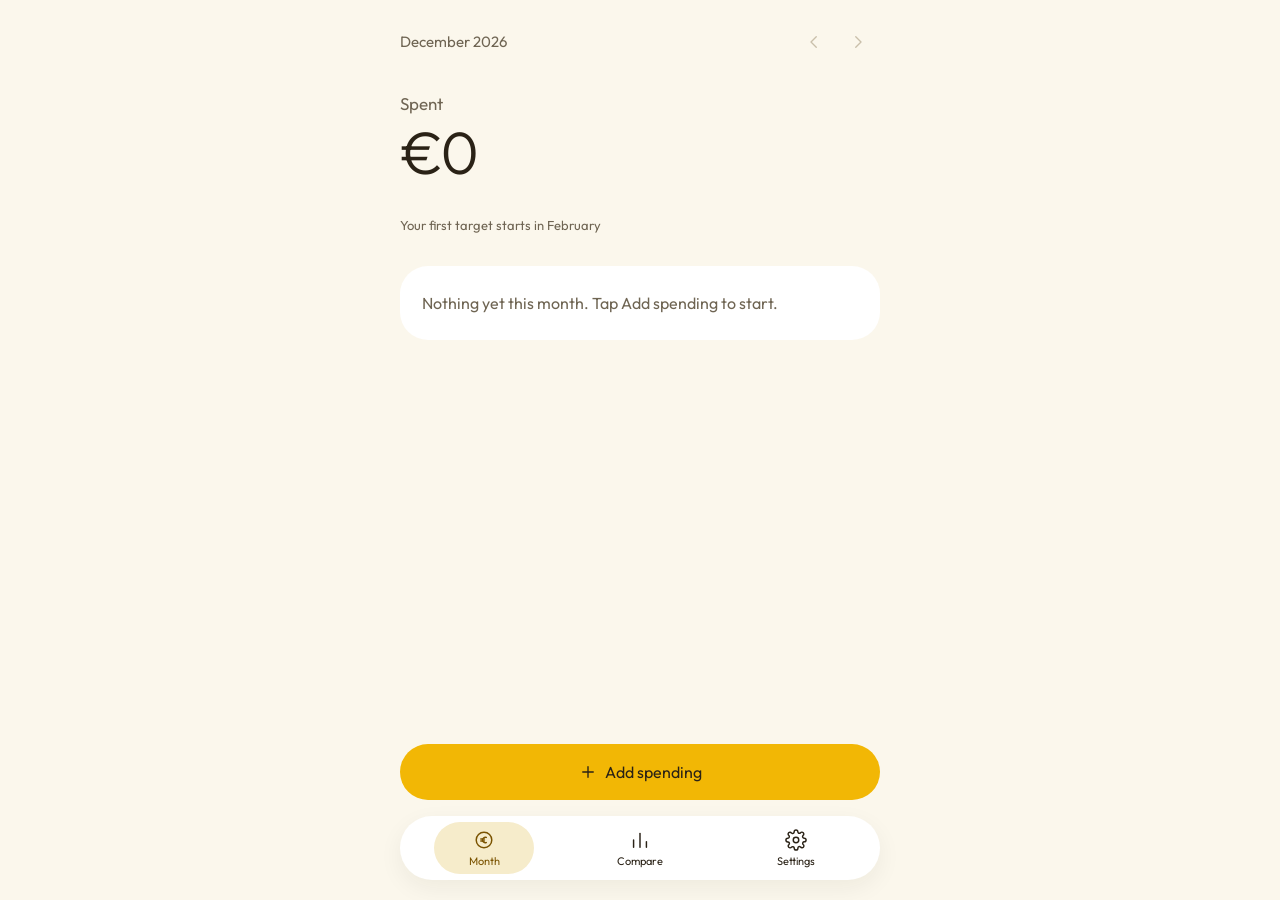
<file: index.html>
<!doctype html>
<html lang="en">
<head>
<meta charset="utf-8">
<meta name="viewport" content="width=device-width, initial-scale=1, viewport-fit=cover, user-scalable=no">
<title>Penny</title>
<meta name="description" content="Spend a little less each month.">
<meta name="apple-mobile-web-app-capable" content="yes">
<meta name="mobile-web-app-capable" content="yes">
<meta name="apple-mobile-web-app-title" content="Penny">
<meta name="apple-mobile-web-app-status-bar-style" content="default">
<meta name="theme-color" content="#FBF7EC">
<link rel="apple-touch-icon" href="icon-180.png">
<link rel="icon" type="image/png" href="icon-192.png">
<link rel="manifest" href="manifest.json">
<link rel="preconnect" href="https://fonts.googleapis.com">
<link rel="stylesheet" href="https://fonts.googleapis.com/css2?family=Outfit:wght@300;400;500&display=swap">
<link rel="stylesheet" href="design-system/tokens.css?v=1">
<style>
/* Colours, type and sizes come from design-system/tokens.css. Only app values live here. */
:root { --st: env(safe-area-inset-top, 0px); --sb: env(safe-area-inset-bottom, 0px); --ease-sheet: cubic-bezier(0.32, 0.72, 0, 1); }
* { box-sizing: border-box; -webkit-tap-highlight-color: transparent; }
html, body { margin: 0; height: 100%; background: var(--bg); }
html.sheet-open, html.sheet-open body { background: #1A150C; }
body { font-family: var(--font-sans); color: var(--ink); -webkit-font-smoothing: antialiased; overflow: hidden; }
button { font-family: inherit; color: inherit; }
.num { font-variant-numeric: tabular-nums; }
svg { flex-shrink: 0; }

/* The page steps back when a sheet opens, like iOS. */
.page { position: fixed; inset: 0; display: flex; flex-direction: column; background: var(--bg); transform-origin: 50% 0; transition: transform .45s var(--ease-sheet), border-radius .45s var(--ease-sheet), filter .45s var(--ease-sheet); overflow: hidden; }
html.sheet-open .page { transform: translateY(calc(var(--st) + 8px)) scale(.93); border-radius: 18px; filter: brightness(.86); }
.wrap { width: 100%; max-width: 480px; margin: 0 auto; }
.view { flex-grow: 1; overflow-y: auto; -webkit-overflow-scrolling: touch; padding: calc(var(--st) + 20px) var(--gutter) 24px; display: none; flex-direction: column; }
.view.on { display: flex; }
.view > .wrap { display: flex; flex-direction: column; flex-grow: 1; }
.bottom { flex-shrink: 0; padding: 0 var(--gutter) calc(var(--sb) + 12px); }
@media (display-mode: browser) { .bottom { padding-bottom: calc(var(--sb) + 20px); } }

.topbar { height: 44px; display: flex; align-items: center; justify-content: space-between; flex-shrink: 0; }
.muted { color: var(--muted); }
.round { all: unset; box-sizing: border-box; width: 44px; height: 44px; border-radius: 999px; display: flex; align-items: center; justify-content: center; cursor: pointer; color: var(--muted); }
.round:disabled { color: var(--quiet); cursor: default; }
.round.fill { background: var(--surface); color: var(--ink); }
.title { margin: 0; }
p { margin: 0; }
.change { display: flex; align-items: center; gap: 6px; font-weight: 500; margin-top: 8px; }
.gold { color: var(--gold-text); } .coral { color: var(--coral-text); }

.line { height: var(--size-line); border-radius: 999px; background: var(--track); overflow: hidden; }
.line > i { display: block; height: 100%; border-radius: 999px; background: var(--gold-line); transition: width .5s var(--ease-sheet); }
.line.over > i { background: var(--coral-text); }
.target { margin-top: 24px; }
.target .caption { margin-top: 10px; display: flex; justify-content: space-between; gap: 12px; }

.card { margin-top: 32px; border-radius: var(--radius-card); background: var(--surface); padding: 8px var(--card-pad); display: flex; flex-direction: column; }
.row { all: unset; box-sizing: border-box; min-height: var(--size-row); display: flex; flex-direction: column; justify-content: center; gap: 8px; cursor: pointer; padding: 10px 0; }
.row .body { display: flex; justify-content: space-between; gap: 12px; }
.more { all: unset; height: 44px; display: flex; align-items: center; color: var(--gold-text); cursor: pointer; }
.empty { padding: 18px 0; color: var(--muted); line-height: 22px; }

.main-btn { all: unset; box-sizing: border-box; width: 100%; height: var(--size-button); border-radius: 999px; background: var(--primary); color: var(--ink); display: flex; align-items: center; justify-content: center; gap: 8px; cursor: pointer; transition: transform .15s, opacity .15s; }
.main-btn:active { transform: scale(.98); }
.main-btn:disabled { opacity: .4; cursor: default; transform: none; }
#addBtn { margin-bottom: 16px; }
body:not(.on-month) #addBtn { display: none; }

.tabbar { height: var(--size-nav); border-radius: 999px; background: var(--surface); box-shadow: var(--shadow-nav); display: flex; align-items: center; justify-content: space-around; padding: 0 6px; }
.tabbtn { all: unset; box-sizing: border-box; width: 100px; height: var(--size-tab); border-radius: 999px; display: flex; flex-direction: column; align-items: center; justify-content: center; gap: 3px; cursor: pointer; transition: background .25s, color .25s; }
.tabbtn[aria-current="page"] { background: var(--soft); color: var(--gold-text); font-weight: 500; }

/* Compare */
.chart { margin-top: 24px; border-radius: var(--radius-card); background: var(--surface); padding: 22px var(--card-pad) 16px; }
.bars, .months { display: grid; grid-template-columns: repeat(6, minmax(0, 1fr)); gap: 14px; }
.bars { height: 140px; align-items: end; }
.bars > div { display: flex; flex-direction: column; align-items: center; justify-content: flex-end; gap: 6px; height: 140px; }
.bars b { display: block; width: 100%; border-radius: 999px; background: var(--track); min-height: 0; transition: height .5s var(--ease-sheet); }
.bars .now b { background: var(--primary); }
.bars span { font-weight: 500; color: var(--gold-text); white-space: nowrap; visibility: hidden; }
.bars .now span { visibility: visible; }
.months { margin-top: 10px; text-align: center; color: var(--muted); }
.months .now { color: var(--ink); font-weight: 500; }
.since { margin-top: 24px; }
.since + .card { margin-top: 10px; padding-top: 4px; padding-bottom: 4px; }
.crow { height: 50px; display: flex; align-items: center; justify-content: space-between; gap: 12px; }

/* Settings */
.set-card { margin-top: 24px; border-radius: var(--radius-card); background: var(--surface); padding: 4px var(--card-pad); }
.set-row { all: unset; box-sizing: border-box; width: 100%; min-height: 56px; display: flex; align-items: center; justify-content: space-between; gap: 12px; cursor: pointer; }
.set-row.static { cursor: default; }
.set-note { margin: 10px 4px 0; color: var(--muted); }
.stepper { display: flex; align-items: center; gap: 4px; }
.stepper .round { width: 40px; height: 40px; background: var(--bg); color: var(--ink); }
.stepper .round:disabled { color: var(--quiet); }
.stepper b { min-width: 44px; text-align: center; font-weight: 500; }
.set-label { font-weight: 500; margin: 32px 4px 0; }
.foot { margin-top: 32px; text-align: center; color: var(--muted); }

/* Sheets */
.sheet-wrap { position: fixed; inset: 0; z-index: 10; display: none; align-items: flex-end; background: rgba(26, 21, 12, .32); }
.sheet-wrap.on { display: flex; animation: dim .3s ease-out; }
.sheet-wrap.leaving { animation: undim .3s ease-in forwards; pointer-events: none; }
.sheet { position: relative; width: 100%; height: calc(100% - var(--st) - 14px); background: var(--bg); border-radius: 18px 18px 0 0; display: flex; flex-direction: column; overflow: hidden; transition: transform .3s var(--ease-sheet); }
.sheet.dragging { transition: none; }
.sheet-wrap.on .sheet { animation: up .5s var(--ease-sheet); }
.sheet-wrap.leaving .sheet { animation: down .3s cubic-bezier(.4, 0, 1, 1) forwards; }
@keyframes dim { from { background-color: transparent; } }
@keyframes undim { to { background-color: transparent; } }
@keyframes up { from { transform: translateY(100%); } }
@keyframes down { to { transform: translateY(105%); } }
.grab { position: absolute; top: 6px; left: 50%; width: 36px; height: 5px; margin-left: -18px; border-radius: 999px; background: var(--track); }
.sheet-head { flex-shrink: 0; display: grid; grid-template-columns: 1fr auto 1fr; align-items: center; padding: 18px var(--gutter) 0; touch-action: none; }
.sheet-head > :last-child { justify-self: end; }
.sheet-body { flex-grow: 1; overflow-y: auto; padding: 0 var(--gutter); display: flex; flex-direction: column; }
.sheet-foot { flex-shrink: 0; padding: 12px var(--gutter) calc(var(--sb) + 20px); }
.pill-btn { all: unset; box-sizing: border-box; height: 44px; padding: 0 18px; border-radius: 999px; background: var(--surface); display: flex; align-items: center; gap: 8px; cursor: pointer; position: relative; }
.pill-btn input { position: absolute; inset: 0; opacity: 0; width: 100%; height: 100%; cursor: pointer; }
.text-btn { all: unset; height: 44px; padding: 0 8px; display: flex; align-items: center; cursor: pointer; }

/* Add */
.amount-box { margin-top: 40px; display: flex; flex-direction: column; align-items: center; }
#amount { color: var(--ink); white-space: nowrap; }
#amount.zero { color: var(--quiet); }
#noteBtn { margin-top: 6px; color: var(--muted); }
#noteInput { margin-top: 6px; width: 100%; height: 44px; border: 0; border-radius: 999px; background: var(--surface); padding: 0 18px; font: 400 17px/22px var(--font-sans); color: var(--ink); text-align: center; outline: none; }
#noteInput::placeholder { color: var(--muted); }
.pills { margin-top: 20px; display: grid; grid-template-columns: repeat(4, minmax(0, 1fr)); gap: 8px; }
.pill { all: unset; box-sizing: border-box; height: var(--size-pill); border-radius: 999px; background: var(--surface); display: flex; align-items: center; justify-content: center; text-align: center; padding: 0 4px; white-space: nowrap; cursor: pointer; transition: background .2s, box-shadow .2s; }
.pill[aria-pressed="true"] { background: var(--soft); color: var(--gold-text); font-weight: 500; box-shadow: inset 0 0 0 1.5px var(--gold-line); }
.pad { margin-top: 16px; display: grid; grid-template-columns: repeat(3, minmax(0, 1fr)); gap: 4px; }
.pad button { all: unset; height: 56px; display: flex; align-items: center; justify-content: center; border-radius: 16px; cursor: pointer; user-select: none; -webkit-user-select: none; }
.pad button:active { background: var(--surface); }
#delEntry { color: var(--coral-text); }
/* Short screens, like Safari with its bars showing. Everything in Add still fits without scrolling. */
@media (max-height: 720px) { .pill { height: 42px; } .pills { gap: 6px; } .amount-box { margin-top: 12px; } .pills { margin-top: 12px; } .pad { margin-top: 8px; } .pad button { height: 46px; } .sheet-foot { padding-top: 8px; } }

/* Entries of one category */
.erow { all: unset; box-sizing: border-box; width: 100%; min-height: 60px; display: flex; align-items: center; justify-content: space-between; gap: 12px; cursor: pointer; }
.erow span:first-child { display: flex; flex-direction: column; gap: 2px; }

/* Categories */
.crow-edit { min-height: 56px; display: flex; align-items: center; gap: 4px; background: var(--surface); }
.crow-edit.lift { position: relative; z-index: 2; box-shadow: 0 10px 28px rgba(42,34,22,.14); border-radius: 16px; }
.crow-edit input { flex-grow: 1; min-width: 0; height: 44px; border: 0; background: transparent; font: 400 17px/22px var(--font-sans); color: var(--ink); outline: none; padding: 0; }
.crow-edit input:focus { color: var(--gold-text); }
.crow-edit .text-btn { color: var(--muted); }
.crow-edit .text-btn.coral { color: var(--coral-text); }
.grip { all: unset; width: 36px; height: 44px; display: flex; align-items: center; justify-content: center; color: var(--muted); cursor: grab; touch-action: none; }
#hiddenWrap:empty { display: none; }

/* Design system */
.ds-frame { flex-grow: 1; width: 100%; border: 0; background: var(--bg); }

.toast { position: fixed; left: 50%; bottom: calc(var(--sb) + 150px); transform: translate(-50%, 20px); background: var(--ink); color: var(--surface); padding: 12px 20px; border-radius: 999px; opacity: 0; pointer-events: none; transition: opacity .25s, transform .25s; z-index: 20; white-space: nowrap; }
.toast.on { opacity: 1; transform: translate(-50%, 0); }

@media (prefers-reduced-motion: reduce) {
  *, *::before, *::after { animation-duration: .01ms !important; transition-duration: .01ms !important; }
}
</style>
</head>
<body class="on-month">
<div class="page" id="page">

  <!-- Month -->
  <section class="view on" id="v-month" aria-label="Month">
    <div class="wrap">
      <div class="topbar">
        <span class="small muted" id="mLabel"></span>
        <div style="display:flex">
          <button class="round" id="mPrev" aria-label="Previous month"><svg width="18" height="18" viewBox="0 0 24 24" fill="none" stroke="currentColor" stroke-width="1.8" stroke-linecap="round" stroke-linejoin="round"><path d="M15 5l-7 7 7 7"/></svg></button>
          <button class="round" id="mNext" aria-label="Next month"><svg width="18" height="18" viewBox="0 0 24 24" fill="none" stroke="currentColor" stroke-width="1.8" stroke-linecap="round" stroke-linejoin="round"><path d="M9 5l7 7-7 7"/></svg></button>
        </div>
      </div>
      <div style="margin-top:28px">
        <p class="label muted">Spent</p>
        <p class="amount num" id="mTotal" style="margin-top:4px"></p>
        <p class="small change" id="mChange"></p>
        <div class="target" id="mTarget"></div>
      </div>
      <div class="card" id="mCats"></div>
    </div>
  </section>

  <!-- Compare -->
  <section class="view" id="v-compare" aria-label="Compare">
    <div class="wrap">
      <div class="topbar"><h1 class="title">Compare</h1></div>
      <div style="margin-top:24px">
        <p class="figure num" id="cFig"></p>
        <p class="small muted" id="cSub" style="margin-top:4px"></p>
        <p class="small change gold" id="cStreak" style="margin-top:12px"></p>
      </div>
      <div class="chart">
        <div class="bars" id="cBars" role="img"></div>
        <div class="months caption" id="cMonths"></div>
      </div>
      <p class="button since" id="cSince"></p>
      <div class="card" id="cRows"></div>
    </div>
  </section>

  <!-- Settings -->
  <section class="view" id="v-settings" aria-label="Settings">
    <div class="wrap">
      <div class="topbar"><h1 class="title">Settings</h1></div>
      <div class="set-card">
        <div class="set-row static">
          <span class="body">Less each month</span>
          <div class="stepper"><button class="round" id="cutDown" aria-label="Less"><svg width="16" height="16" viewBox="0 0 24 24" fill="none" stroke="currentColor" stroke-width="1.8" stroke-linecap="round"><path d="M5 12h14"/></svg></button><b class="body num" id="cutVal"></b><button class="round" id="cutUp" aria-label="More"><svg width="16" height="16" viewBox="0 0 24 24" fill="none" stroke="currentColor" stroke-width="1.8" stroke-linecap="round"><path d="M12 5v14M5 12h14"/></svg></button></div>
        </div>
      </div>
      <p class="caption set-note" id="cutNote"></p>

      <div class="set-card" style="margin-top:24px">
        <button class="set-row" id="openCats"><span class="body">Categories</span><span style="display:flex;align-items:center;gap:10px"><span class="caption muted" id="catCount"></span><svg width="14" height="14" viewBox="0 0 24 24" fill="none" stroke="var(--muted)" stroke-width="1.8" stroke-linecap="round" stroke-linejoin="round"><path d="M9 5l7 7-7 7"/></svg></span></button>
      </div>

      <p class="button set-label">Your data</p>
      <div class="set-card" style="margin-top:10px">
        <button class="set-row" id="backup"><span class="body">Save a backup</span><span class="caption muted" id="count"></span></button>
        <label class="set-row" style="position:relative"><span class="body">Restore from a backup</span><input type="file" id="restore" accept="application/json,.json" style="position:absolute;inset:0;opacity:0;cursor:pointer"></label>
      </div>
      <p class="caption set-note">Penny keeps everything on this phone. Save a backup now and then, so you never lose it.</p>

      <div class="set-card" style="margin-top:32px">
        <button class="set-row" id="openDs"><span class="body">Design system</span><svg width="14" height="14" viewBox="0 0 24 24" fill="none" stroke="var(--muted)" stroke-width="1.8" stroke-linecap="round" stroke-linejoin="round"><path d="M9 5l7 7-7 7"/></svg></button>
      </div>
      <div class="set-card" style="margin-top:32px">
        <button class="set-row" id="wipe" style="justify-content:center"><span class="body coral">Delete all spending</span></button>
      </div>
      <p class="caption foot">Penny 1.1.1</p>
    </div>
  </section>

  <div class="bottom">
    <div class="wrap">
      <button class="main-btn button" id="addBtn"><svg width="18" height="18" viewBox="0 0 24 24" fill="none" stroke="currentColor" stroke-width="1.8" stroke-linecap="round"><path d="M12 5v14M5 12h14"/></svg>Add spending</button>
      <nav class="tabbar" aria-label="Main">
        <button class="tabbtn" data-tab="month" aria-current="page"><svg width="22" height="22" viewBox="0 0 24 24" fill="none" stroke="currentColor" stroke-width="1.6" stroke-linecap="round" stroke-linejoin="round"><circle cx="12" cy="12" r="8.5"/><path d="M14.5 9.2a3 3 0 1 0 0 5.6"/><path d="M8.5 11h4"/><path d="M8.5 13h4"/></svg><span class="tab">Month</span></button>
        <button class="tabbtn" data-tab="compare"><svg width="22" height="22" viewBox="0 0 24 24" fill="none" stroke="currentColor" stroke-width="1.6" stroke-linecap="round" stroke-linejoin="round"><path d="M5 20V12"/><path d="M12 20V5"/><path d="M19 20v-6"/></svg><span class="tab">Compare</span></button>
        <button class="tabbtn" data-tab="settings"><svg width="22" height="22" viewBox="0 0 24 24" fill="none" stroke="currentColor" stroke-width="1.6" stroke-linecap="round" stroke-linejoin="round"><circle cx="12" cy="12" r="3"/><path d="M19.4 15a1.7 1.7 0 0 0 .3 1.8l.1.1a2 2 0 1 1-2.8 2.8l-.1-.1a1.7 1.7 0 0 0-1.8-.3 1.7 1.7 0 0 0-1 1.5V21a2 2 0 1 1-4 0v-.1a1.7 1.7 0 0 0-1.1-1.5 1.7 1.7 0 0 0-1.8.3l-.1.1a2 2 0 1 1-2.8-2.8l.1-.1a1.7 1.7 0 0 0 .3-1.8 1.7 1.7 0 0 0-1.5-1H3a2 2 0 1 1 0-4h.1a1.7 1.7 0 0 0 1.5-1.1 1.7 1.7 0 0 0-.3-1.8l-.1-.1a2 2 0 1 1 2.8-2.8l.1.1a1.7 1.7 0 0 0 1.8.3H9a1.7 1.7 0 0 0 1-1.5V3a2 2 0 1 1 4 0v.1a1.7 1.7 0 0 0 1 1.5 1.7 1.7 0 0 0 1.8-.3l.1-.1a2 2 0 1 1 2.8 2.8l-.1.1a1.7 1.7 0 0 0-.3 1.8V9a1.7 1.7 0 0 0 1.5 1H21a2 2 0 1 1 0 4h-.1a1.7 1.7 0 0 0-1.5 1z"/></svg><span class="tab">Settings</span></button>
      </nav>
    </div>
  </div>
</div>

<!-- Add or edit spending -->
<div class="sheet-wrap" id="addSheet" role="dialog" aria-modal="true" aria-label="Add spending">
  <div class="sheet">
    <span class="grab" aria-hidden="true"></span>
    <div class="sheet-head">
      <button class="round fill" id="addClose" aria-label="Close"><svg width="18" height="18" viewBox="0 0 24 24" fill="none" stroke="currentColor" stroke-width="1.8" stroke-linecap="round"><path d="M6 6l12 12"/><path d="M18 6L6 18"/></svg></button>
      <button class="text-btn small" id="delEntry" style="visibility:hidden">Delete</button>
      <label class="pill-btn small"><svg width="16" height="16" viewBox="0 0 24 24" fill="none" stroke="currentColor" stroke-width="1.6" stroke-linecap="round" stroke-linejoin="round"><rect x="3.5" y="5" width="17" height="15" rx="3"/><path d="M3.5 10h17"/><path d="M8 3v4"/><path d="M16 3v4"/></svg><span id="dateLabel">Today</span><input type="date" id="dateInput" aria-label="Date"></label>
    </div>
    <div class="sheet-body">
      <div class="wrap">
        <div class="amount-box">
          <p class="amount-entry num" id="amount" aria-live="polite"></p>
          <button class="text-btn small" id="noteBtn">Add a note</button>
          <input id="noteInput" type="text" placeholder="Note" maxlength="60" hidden>
        </div>
        <div class="pills" id="pills" role="group" aria-label="Category"></div>
        <div class="pad key" id="pad"></div>
      </div>
    </div>
    <div class="sheet-foot"><div class="wrap"><button class="main-btn button" id="save" disabled>Save</button></div></div>
  </div>
</div>

<!-- Entries of one category -->
<div class="sheet-wrap" id="catSheet" role="dialog" aria-modal="true" aria-labelledby="catTitle">
  <div class="sheet">
    <span class="grab" aria-hidden="true"></span>
    <div class="sheet-head">
      <button class="round fill" id="catClose" aria-label="Close"><svg width="18" height="18" viewBox="0 0 24 24" fill="none" stroke="currentColor" stroke-width="1.8" stroke-linecap="round"><path d="M6 6l12 12"/><path d="M18 6L6 18"/></svg></button>
      <span></span><span></span>
    </div>
    <div class="sheet-body">
      <div class="wrap">
        <h2 class="title" id="catTitle" style="margin-top:20px"></h2>
        <p class="small muted" id="catSub" style="margin-top:4px"></p>
        <div class="card" id="catList" style="margin-top:24px;padding-top:4px;padding-bottom:4px"></div>
      </div>
    </div>
  </div>
</div>

<!-- Categories -->
<div class="sheet-wrap" id="catsSheet" role="dialog" aria-modal="true" aria-labelledby="catsTitle">
  <div class="sheet">
    <span class="grab" aria-hidden="true"></span>
    <div class="sheet-head">
      <button class="round fill" id="catsClose" aria-label="Close"><svg width="18" height="18" viewBox="0 0 24 24" fill="none" stroke="currentColor" stroke-width="1.8" stroke-linecap="round"><path d="M6 6l12 12"/><path d="M18 6L6 18"/></svg></button>
      <span></span><span></span>
    </div>
    <div class="sheet-body">
      <div class="wrap">
        <h2 class="title" id="catsTitle" style="margin-top:20px">Categories</h2>
        <p class="small muted" style="margin-top:4px">Tap a name to rename it. Drag to change the order in Add.</p>
        <div class="card" id="catsList" style="margin-top:24px;padding-top:4px;padding-bottom:4px"></div>
        <p class="caption set-note" id="catsNote"></p>
        <div class="card" id="hiddenWrap" style="margin-top:32px;padding-top:4px;padding-bottom:4px"></div>
        <div style="height:24px"></div>
      </div>
    </div>
    <div class="sheet-foot"><div class="wrap"><button class="main-btn button" id="newCat"><svg width="18" height="18" viewBox="0 0 24 24" fill="none" stroke="currentColor" stroke-width="1.8" stroke-linecap="round"><path d="M12 5v14M5 12h14"/></svg>Add a category</button></div></div>
  </div>
</div>

<!-- Design system -->
<div class="sheet-wrap" id="dsSheet" role="dialog" aria-modal="true" aria-label="Design system">
  <div class="sheet">
    <span class="grab" aria-hidden="true"></span>
    <div class="sheet-head" style="padding-bottom:10px">
      <button class="round fill" id="dsClose" aria-label="Close"><svg width="18" height="18" viewBox="0 0 24 24" fill="none" stroke="currentColor" stroke-width="1.8" stroke-linecap="round"><path d="M6 6l12 12"/><path d="M18 6L6 18"/></svg></button>
      <span class="button">Design system</span><span></span>
    </div>
    <iframe class="ds-frame" id="dsFrame" title="Penny design system"></iframe>
  </div>
</div>

<div class="toast small" id="toast" role="status"></div>

<script>
const $ = (id) => document.getElementById(id);
const KEY = 'penny-v1';
const CATS = ['Groceries', 'Eating out', 'Home', 'Transport', 'Shopping', 'Fun', 'Health', 'Other'];
const MONTHS = ['January', 'February', 'March', 'April', 'May', 'June', 'July', 'August', 'September', 'October', 'November', 'December'];
const DAYS = ['Sun', 'Mon', 'Tue', 'Wed', 'Thu', 'Fri', 'Sat'];

/* ---------- data ---------- */
// Entries keep cents as whole numbers. start is the first day Penny was used, so a month that began before it never counts as full.
// Categories have a fixed id, so a rename keeps all past spending. Hidden ones leave Add but stay in history.
const MAX_CATS = 12;
const defaultCats = () => CATS.map((name, i) => ({ id: 'c' + (i + 1), name, hidden: false }));
const newId = () => Date.now().toString(36) + Math.random().toString(36).slice(2, 6);
// Older data and backups kept the category name on each entry. This moves them to ids.
function normalize(s) {
  const cats = Array.isArray(s.cats) && s.cats.length ? s.cats.filter((c) => c && c.id && c.name).map((c) => ({ id: String(c.id), name: String(c.name).slice(0, 16), hidden: !!c.hidden })) : defaultCats();
  const byName = Object.fromEntries(cats.map((c) => [c.name, c.id])), ids = new Set(cats.map((c) => c.id));
  const entries = (s.entries || []).filter((x) => x && Number.isInteger(x.amt) && /^\d{4}-\d\d-\d\d$/.test(x.date)).map((x) => {
    let cat = ids.has(x.cat) ? x.cat : byName[x.cat];
    if (!cat) { const c = { id: newId(), name: String(x.cat || 'Other').slice(0, 16), hidden: true }; cats.push(c); ids.add(c.id); byName[c.name] = c.id; cat = c.id; }
    return { id: String(x.id || newId()), amt: x.amt, cat, date: x.date, note: x.note || '' };
  });
  return { entries, cats, cut: Number.isInteger(s.cut) ? s.cut : 5, start: s.start || (entries.map((x) => x.date).sort()[0] || null) };
}
function load() {
  try { const s = JSON.parse(localStorage.getItem(KEY)); if (s && Array.isArray(s.entries)) return normalize(s); } catch (e) {}
  return { entries: [], cats: defaultCats(), cut: 5, start: null };
}
let state = load();
const catName = (id) => (state.cats.find((c) => c.id === id) || { name: 'Other' }).name;
const shownCats = () => state.cats.filter((c) => !c.hidden);
const usedCount = (id) => state.entries.reduce((n, e) => n + (e.cat === id), 0);
function save() {
  try { localStorage.setItem(KEY, JSON.stringify(state)); } catch (e) { toast('Could not save on this phone'); }
}

const pad2 = (n) => String(n).padStart(2, '0');
const isoDay = (d) => `${d.getFullYear()}-${pad2(d.getMonth() + 1)}-${pad2(d.getDate())}`;
const today = () => isoDay(new Date());
const ymOf = (iso) => iso.slice(0, 7);
const addMonths = (ym, n) => { const [y, m] = ym.split('-').map(Number); const d = new Date(y, m - 1 + n, 1); return `${d.getFullYear()}-${pad2(d.getMonth() + 1)}`; };
const dim = (ym) => { const [y, m] = ym.split('-').map(Number); return new Date(y, m, 0).getDate(); };
const monthName = (ym) => MONTHS[Number(ym.slice(5)) - 1];
const shortMonth = (ym) => monthName(ym).slice(0, 3);
const thisYm = () => ymOf(today());

const euros = (c) => '€' + Math.round(c / 100).toLocaleString('en-GB');
const eurosCents = (c) => '€' + (c / 100).toLocaleString('en-GB', { minimumFractionDigits: 2, maximumFractionDigits: 2 });

function total(ym, uptoDay = 31, cat = null) {
  let t = 0;
  for (const e of state.entries) if (ymOf(e.date) === ym && Number(e.date.slice(8)) <= uptoDay && (!cat || e.cat === cat)) t += e.amt;
  return t;
}
// A month is full when Penny was already in use by its third day.
function isFull(ym) { return !!state.start && state.start <= `${ym}-03`; }
function hasStarted(ym) { return !!state.start && ymOf(state.start) <= ym; }
// Each month's target is the month before minus the cut, set only when that month was full.
function targetFor(ym) {
  const prev = addMonths(ym, -1);
  if (!isFull(prev) || prev >= thisYm()) return null;
  const t = total(prev);
  if (!t) return null;
  return Math.round(t * (1 - state.cut / 100) / 100) * 100;
}
function streak() {
  let n = 0, m = addMonths(thisYm(), -1);
  while (true) { const t = targetFor(m); if (t === null || total(m) > t) break; n++; m = addMonths(m, -1); }
  return n;
}
function lessMore(diff) {
  if (Math.round(diff / 100) === 0) return { text: 'Same', cls: 'muted', dir: 0 };
  return diff > 0 ? { text: `${euros(diff)} less`, cls: 'gold', dir: -1 } : { text: `${euros(-diff)} more`, cls: 'coral', dir: 1 };
}

/* ---------- icons ---------- */
const arrow = (dir) => dir < 0
  ? '<svg width="16" height="16" viewBox="0 0 24 24" fill="none" stroke="currentColor" stroke-width="1.8" stroke-linecap="round" stroke-linejoin="round" aria-hidden="true"><path d="M12 5v14"/><path d="M6 13l6 6 6-6"/></svg>'
  : '<svg width="16" height="16" viewBox="0 0 24 24" fill="none" stroke="currentColor" stroke-width="1.8" stroke-linecap="round" stroke-linejoin="round" aria-hidden="true"><path d="M12 19V5"/><path d="M6 11l6-6 6 6"/></svg>';
const check = '<svg width="16" height="16" viewBox="0 0 24 24" fill="none" stroke="currentColor" stroke-width="1.8" stroke-linecap="round" stroke-linejoin="round" aria-hidden="true"><path d="M5 12.5l4.5 4.5L19 7.5"/></svg>';
const esc = (s) => String(s).replace(/[&<>"]/g, (c) => ({ '&': '&amp;', '<': '&lt;', '>': '&gt;', '"': '&quot;' }[c]));

/* ---------- month ---------- */
let viewYm = thisYm();
let showAll = false;
function renderMonth() {
  const now = thisYm(), current = viewYm === now, d = Number(today().slice(8));
  const [y] = viewYm.split('-');
  $('mLabel').textContent = `${monthName(viewYm)} ${y}`;
  $('mPrev').disabled = !state.start || viewYm <= ymOf(state.start);
  $('mNext').disabled = viewYm >= now;

  const spent = total(viewYm);
  $('mTotal').textContent = euros(spent);

  // Change line. This month compares the same days of last month, a past month compares whole months.
  const prev = addMonths(viewYm, -1), ch = $('mChange');
  if (spent && isFull(prev)) {
    const before = current ? total(prev, d) : total(prev);
    const r = lessMore(before - spent);
    const tail = current ? `than this time in ${monthName(prev)}` : `than ${monthName(prev)}`;
    ch.className = `small change ${r.cls}`;
    ch.innerHTML = r.dir === 0 ? `Same as ${current ? 'this time in ' : ''}${monthName(prev)}` : `${arrow(r.dir)}${r.text} ${tail}`;
  } else { ch.className = 'small change muted'; ch.innerHTML = ''; }

  // Target bar.
  const t = targetFor(viewYm), box = $('mTarget');
  if (t !== null) {
    const over = spent > t, pct = Math.min(100, Math.round(spent / t * 100));
    let left;
    if (over) left = `<span class="coral" style="font-weight:500">${euros(spent - t)} over</span>`;
    else if (current) { const n = dim(viewYm) - d + 1; left = `<span style="font-weight:500">${euros(t - spent)} left ${n === 1 ? 'for today' : `for ${n} days`}</span>`; }
    else left = `<span class="gold" style="font-weight:500">Under target by ${euros(t - spent)}</span>`;
    box.innerHTML = `<div class="line${over ? ' over' : ''}" role="img" aria-label="${pct} percent of the target used"><i style="width:${pct}%"></i></div><div class="caption">${left}<span class="muted">Target ${euros(t)}</span></div>`;
  } else if (current) {
    const soon = isFull(now) || (!state.start && d <= 3);
    box.innerHTML = `<p class="caption muted">Your first target starts in ${monthName(addMonths(now, soon ? 1 : 2))}</p>`;
  } else box.innerHTML = '';

  // Categories.
  const cats = state.cats.map((x) => ({ c: x.id, a: total(viewYm, 31, x.id) })).filter((x) => x.a > 0).sort((a, b) => b.a - a.a);
  const card = $('mCats');
  if (!cats.length) { card.innerHTML = `<p class="body empty">${current ? 'Nothing yet this month. Tap Add spending to start.' : 'Nothing spent this month.'}</p>`; return; }
  const max = cats[0].a, list = showAll ? cats : cats.slice(0, 4);
  card.innerHTML = list.map((x) => `<button class="row" data-cat="${esc(x.c)}"><span class="body"><span>${esc(catName(x.c))}</span><span class="num">${euros(x.a)}</span></span><span class="line"><i style="width:${Math.max(2, Math.round(x.a / max * 100))}%"></i></span></button>`).join('')
    + (cats.length > 4 ? `<button class="more small" id="moreBtn">${showAll ? 'Show less' : `${cats.length - 4} more`}</button>` : '');
}
$('mCats').addEventListener('click', (e) => {
  if (e.target.closest('#moreBtn')) { showAll = !showAll; renderMonth(); return; }
  const r = e.target.closest('.row'); if (r) openCat(r.dataset.cat);
});
$('mPrev').onclick = () => { viewYm = addMonths(viewYm, -1); showAll = false; renderMonth(); };
$('mNext').onclick = () => { viewYm = addMonths(viewYm, 1); showAll = false; renderMonth(); };

/* ---------- compare ---------- */
function renderCompare() {
  const now = thisYm(), d = Number(today().slice(8));
  const full = [];
  for (let i = 6; i >= 1; i--) { const m = addMonths(now, -i); if (isFull(m)) full.push(m); }
  if (full.length >= 2) {
    const first = full[0], last = full[full.length - 1], r = lessMore(total(first) - total(last));
    $('cFig').textContent = r.text;
    $('cFig').className = 'figure num' + (r.dir > 0 ? ' coral' : '');
    $('cSub').textContent = r.dir === 0 ? `${monthName(last)} was the same as ${monthName(first)}` : `A month than in ${monthName(first)}`;
  } else {
    $('cFig').textContent = euros(total(now));
    $('cFig').className = 'figure num';
    $('cSub').textContent = 'So far this month. Compare grows after two full months.';
  }
  const s = streak();
  $('cStreak').innerHTML = s ? `${check}${s} month${s > 1 ? 's' : ''} in a row under target` : '';
  $('cStreak').hidden = !s;

  const months = []; for (let i = 5; i >= 0; i--) months.push(addMonths(now, -i));
  const vals = months.map((m) => (hasStarted(m) ? total(m) : 0)), max = Math.max(...vals, 1);
  $('cBars').innerHTML = months.map((m, i) => `<div class="${m === now ? 'now' : ''}"><span class="caption">So far</span><b style="height:${vals[i] ? Math.max(8, Math.round(vals[i] / max * 112)) : 0}px"></b></div>`).join('');
  $('cBars').setAttribute('aria-label', 'Spent per month. ' + months.map((m, i) => `${monthName(m)} ${Math.round(vals[i] / 100)}${m === now ? ' so far' : ''}`).join(', ') + ', in euro');
  $('cMonths').innerHTML = months.map((m) => `<span class="${m === now ? 'now' : ''}">${shortMonth(m)}</span>`).join('');

  const prev = addMonths(now, -1);
  $('cSince').textContent = `Since ${monthName(prev)}`;
  const rows = isFull(prev) ? state.cats.map((x) => ({ c: x.id, diff: total(prev, d, x.id) - total(now, 31, x.id) })).filter((x) => Math.round(x.diff / 100) !== 0) : [];
  rows.sort((a, b) => Math.abs(b.diff) - Math.abs(a.diff));
  const top = rows.slice(0, 4).sort((a, b) => b.diff - a.diff);
  $('cRows').innerHTML = top.length
    ? top.map((x) => { const r = lessMore(x.diff); return `<div class="crow"><span class="body">${esc(catName(x.c))}</span><span class="small ${r.cls}" style="font-weight:500">${r.text}</span></div>`; }).join('')
    : `<p class="body empty">${isFull(prev) ? 'No changes yet.' : `Each category compares with last month once ${monthName(prev)} is a full month in Penny.`}</p>`;
}

/* ---------- settings ---------- */
function renderSettings() {
  $('cutVal').textContent = `${state.cut}%`;
  $('cutDown').disabled = state.cut <= 0;
  $('cutUp').disabled = state.cut >= 20;
  $('cutNote').textContent = state.cut ? `Each month's target is last month minus ${state.cut}%.` : 'Each month\'s target is the same as last month.';
  $('catCount').textContent = `${shownCats().length}`;
  $('count').textContent = state.entries.length ? `${state.entries.length} entr${state.entries.length === 1 ? 'y' : 'ies'}` : '';
}
$('cutDown').onclick = () => { state.cut = Math.max(0, state.cut - 1); save(); renderSettings(); };
$('cutUp').onclick = () => { state.cut = Math.min(20, state.cut + 1); save(); renderSettings(); };
$('backup').onclick = () => {
  const blob = new Blob([JSON.stringify({ app: 'Penny', version: 1, ...state }, null, 2)], { type: 'application/json' });
  const a = document.createElement('a'); a.href = URL.createObjectURL(blob); a.download = `penny-backup-${today()}.json`;
  document.body.append(a); a.click(); a.remove(); setTimeout(() => URL.revokeObjectURL(a.href), 2000);
};
$('restore').onchange = async (e) => {
  const f = e.target.files[0]; e.target.value = ''; if (!f) return;
  try {
    const s = JSON.parse(await f.text());
    if (!Array.isArray(s.entries)) throw new Error();
    const next = normalize(s);
    if (!confirm(`Replace what is on this phone with ${next.entries.length} entries from the backup?`)) return;
    state = next;
    save(); renderAll(); toast('Backup restored');
  } catch (err) { toast('That file is not a Penny backup'); }
};
$('wipe').onclick = () => {
  if (!state.entries.length) return;
  if (!confirm('Delete all spending on this phone? This cannot be undone.')) return;
  state = { entries: [], cats: state.cats, cut: state.cut, start: null }; save(); viewYm = thisYm(); renderAll(); toast('All spending deleted');
};

/* ---------- tabs ---------- */
let curTab = 'month';
function showTab(t) {
  curTab = t;
  document.querySelectorAll('.tabbtn[data-tab]').forEach((b) => { if (b.dataset.tab === t) b.setAttribute('aria-current', 'page'); else b.removeAttribute('aria-current'); });
  ['month', 'compare', 'settings'].forEach((v) => $('v-' + v).classList.toggle('on', v === t));
  document.body.classList.toggle('on-month', t === 'month');
  if (t === 'month') renderMonth(); else if (t === 'compare') renderCompare(); else renderSettings();
  $('v-' + t).scrollTop = 0;
}
document.querySelectorAll('.tabbtn[data-tab]').forEach((b) => (b.onclick = () => showTab(b.dataset.tab)));

/* ---------- sheets ---------- */
const openSheets = [];
function open(id) {
  const w = $(id); w.classList.remove('leaving'); w.classList.add('on');
  openSheets.push(id); document.documentElement.classList.add('sheet-open');
}
function close(id) {
  const w = $(id); if (!w.classList.contains('on')) return;
  w.classList.add('leaving');
  const i = openSheets.indexOf(id); if (i > -1) openSheets.splice(i, 1);
  if (!openSheets.length) document.documentElement.classList.remove('sheet-open');
  setTimeout(() => { w.classList.remove('on', 'leaving'); w.querySelector('.sheet').style.transform = ''; }, 300);
}
// Swipe down from the top of a sheet to close it.
document.querySelectorAll('.sheet-wrap').forEach((w) => {
  const sheet = w.querySelector('.sheet'), head = w.querySelector('.sheet-head');
  let y0 = null, dy = 0;
  head.addEventListener('touchstart', (e) => { if (e.target.closest('button, input, label')) return; y0 = e.touches[0].clientY; dy = 0; sheet.classList.add('dragging'); }, { passive: true });
  head.addEventListener('touchmove', (e) => { if (y0 === null) return; dy = Math.max(0, e.touches[0].clientY - y0); sheet.style.transform = `translateY(${dy}px)`; }, { passive: true });
  head.addEventListener('touchend', () => { if (y0 === null) return; sheet.classList.remove('dragging'); y0 = null; if (dy > 110) close(w.id); else sheet.style.transform = ''; });
  w.addEventListener('click', (e) => { if (e.target === w) close(w.id); });
});

/* ---------- add and edit ---------- */
let draft = null; // { id, str, cat, date, note }
function openAdd(entry) {
  draft = entry
    ? { id: entry.id, str: String(entry.amt / 100).replace(/\.(\d)$/, '.$10'), cat: entry.cat, date: entry.date, note: entry.note || '' }
    : { id: null, str: '', cat: null, date: today(), note: '' };
  if (draft.str.endsWith('.00')) draft.str = draft.str.slice(0, -3);
  $('delEntry').style.visibility = draft.id ? 'visible' : 'hidden';
  $('addSheet').setAttribute('aria-label', draft.id ? 'Edit spending' : 'Add spending');
  buildPills();
  $('noteInput').value = draft.note;
  $('noteInput').hidden = !draft.note; $('noteBtn').hidden = !!draft.note;
  renderDraft();
  open('addSheet');
}
function cents() { const v = parseFloat(draft.str); return isNaN(v) ? 0 : Math.round(v * 100); }
function renderDraft() {
  const s = draft.str, [i, f] = s.split('.');
  const shown = s === '' ? '€0' : '€' + Number(i || 0).toLocaleString('en-GB') + (f !== undefined ? '.' + f : '');
  $('amount').textContent = shown;
  $('amount').classList.toggle('zero', !cents());
  const len = shown.length; $('amount').style.fontSize = len > 9 ? '52px' : len > 7 ? '62px' : '';
  $('pills').querySelectorAll('.pill').forEach((p) => p.setAttribute('aria-pressed', String(p.dataset.cat === draft.cat)));
  $('dateLabel').textContent = dateLabel(draft.date);
  $('dateInput').value = draft.date;
  $('dateInput').max = today();
  $('save').disabled = !(cents() > 0 && draft.cat);
}
function dateLabel(iso) {
  if (iso === today()) return 'Today';
  const y = new Date(); y.setDate(y.getDate() - 1);
  if (iso === isoDay(y)) return 'Yesterday';
  const d = new Date(iso + 'T12:00'); return `${DAYS[d.getDay()]} ${d.getDate()} ${MONTHS[d.getMonth()].slice(0, 3)}`;
}
function buildPills() {
  const list = shownCats().slice();
  if (draft && draft.cat && !list.some((c) => c.id === draft.cat)) list.push(state.cats.find((c) => c.id === draft.cat));
  $('pills').innerHTML = list.filter(Boolean).map((c) => `<button class="pill caption" data-cat="${esc(c.id)}" aria-pressed="false">${esc(c.name)}</button>`).join('');
}
$('pills').onclick = (e) => { const p = e.target.closest('.pill'); if (p) { draft.cat = p.dataset.cat; renderDraft(); } };
const KEYS = ['1', '2', '3', '4', '5', '6', '7', '8', '9', '.', '0', 'del'];
$('pad').innerHTML = KEYS.map((k) => k === 'del'
  ? '<button data-k="del" aria-label="Delete"><svg width="26" height="26" viewBox="0 0 24 24" fill="none" stroke="currentColor" stroke-width="1.6" stroke-linecap="round" stroke-linejoin="round"><path d="M21 5H9l-6 7 6 7h12a1 1 0 0 0 1-1V6a1 1 0 0 0-1-1z"/><path d="M17 9l-5 6"/><path d="M12 9l5 6"/></svg></button>'
  : `<button data-k="${k}" aria-label="${k === '.' ? 'Point' : k}">${k}</button>`).join('');
function press(k) {
  let s = draft.str;
  if (k === 'del') s = s.slice(0, -1);
  else if (k === '.') { if (!s.includes('.')) s = (s || '0') + '.'; }
  else {
    const [i, f] = s.split('.');
    if (f !== undefined) { if (f.length < 2) s += k; }
    else if (s === '0') s = k;
    else if ((i || '').length < 6) s += k;
  }
  draft.str = s; renderDraft();
}
$('pad').addEventListener('click', (e) => { const b = e.target.closest('button'); if (b) press(b.dataset.k); });
$('noteBtn').onclick = () => { $('noteBtn').hidden = true; $('noteInput').hidden = false; $('noteInput').focus(); };
$('noteInput').oninput = (e) => { draft.note = e.target.value; };
$('dateInput').onclick = (e) => { try { e.target.showPicker(); } catch (err) {} };
$('dateInput').onchange = (e) => { if (e.target.value) { draft.date = e.target.value > today() ? today() : e.target.value; renderDraft(); } };
$('addClose').onclick = () => close('addSheet');
$('save').onclick = () => {
  const amt = cents(); if (!(amt > 0 && draft.cat)) return;
  const note = draft.note.trim();
  if (draft.id) {
    const e = state.entries.find((x) => x.id === draft.id);
    if (e) Object.assign(e, { amt, cat: draft.cat, date: draft.date, note });
  } else {
    state.entries.push({ id: Date.now().toString(36) + Math.random().toString(36).slice(2, 6), amt, cat: draft.cat, date: draft.date, note });
  }
  if (!state.start || draft.date < state.start) state.start = draft.date < today() ? draft.date : (state.start || today());
  save(); close('addSheet');
  if (!draft.id) { viewYm = ymOf(draft.date); }
  renderAll(); if ($('catSheet').classList.contains('on')) renderCat();
  toast(draft.id ? 'Saved' : `${eurosCents(amt)} for ${catName(draft.cat)}`);
};
$('delEntry').onclick = () => {
  if (!draft.id) return;
  state.entries = state.entries.filter((x) => x.id !== draft.id);
  save(); close('addSheet'); renderAll(); if ($('catSheet').classList.contains('on')) renderCat(); toast('Deleted');
};

/* ---------- one category ---------- */
let catOpen = null;
function openCat(c) { catOpen = c; renderCat(); open('catSheet'); }
function renderCat() {
  const list = state.entries.filter((e) => e.cat === catOpen && ymOf(e.date) === viewYm).sort((a, b) => (b.date + b.id).localeCompare(a.date + a.id));
  $('catTitle').textContent = catName(catOpen);
  $('catSub').textContent = `${euros(list.reduce((s, e) => s + e.amt, 0))} in ${monthName(viewYm)}`;
  $('catList').innerHTML = list.length
    ? list.map((e) => `<button class="erow" data-id="${e.id}"><span><span class="body">${esc(dateLabel(e.date))}</span>${e.note ? `<span class="caption muted">${esc(e.note)}</span>` : ''}</span><span class="body num">${eurosCents(e.amt)}</span></button>`).join('')
    : '<p class="body empty">Nothing here.</p>';
}
$('catList').onclick = (e) => { const r = e.target.closest('.erow'); if (r) openAdd(state.entries.find((x) => x.id === r.dataset.id)); };
$('catClose').onclick = () => close('catSheet');

/* ---------- categories ---------- */
const gripSvg = '<svg width="18" height="18" viewBox="0 0 24 24" fill="none" stroke="currentColor" stroke-width="1.8" stroke-linecap="round"><path d="M5 9h14"/><path d="M5 15h14"/></svg>';
function renderCats() {
  const shown = shownCats(), hidden = state.cats.filter((c) => c.hidden);
  $('catsList').innerHTML = shown.map((c) => {
    const used = usedCount(c.id);
    return `<div class="crow-edit" data-id="${esc(c.id)}"><input value="${esc(c.name)}" maxlength="16" aria-label="Category name" name="penny-category" autocomplete="off" autocorrect="off" spellcheck="false" enterkeyhint="done"><button class="text-btn small" data-act="${used ? 'hide' : 'del'}">${used ? 'Hide' : 'Delete'}</button><button class="grip" aria-label="Move ${esc(c.name)}">${gripSvg}</button></div>`;
  }).join('') || '<p class="body empty">No categories. Add one below.</p>';
  $('hiddenWrap').innerHTML = hidden.length ? `<p class="caption muted" style="margin:12px 0 4px">Hidden. Past spending still counts in Month and Compare.</p>` + hidden.map((c) => `<div class="crow-edit" data-id="${esc(c.id)}"><input value="${esc(c.name)}" maxlength="16" aria-label="Category name" name="penny-category" autocomplete="off" autocorrect="off" spellcheck="false" enterkeyhint="done" style="color:var(--muted)"><button class="text-btn small" data-act="show" style="color:var(--gold-text)">Show</button></div>`).join('') : '';
  const full = shown.length >= MAX_CATS;
  $('newCat').disabled = full;
  $('catsNote').textContent = full ? `${MAX_CATS} is the most, so Add stays on one screen. Hide one to make room.` : `${shown.length} of ${MAX_CATS}. Hide keeps a category's past spending. Delete only shows when it has none.`;
  document.querySelectorAll('#hiddenWrap [data-act="show"]').forEach((b) => (b.disabled = full));
}
$('openCats').onclick = () => { renderCats(); open('catsSheet'); };
$('catsClose').onclick = () => { close('catsSheet'); renderAll(); };
function catsAct(e) {
  const b = e.target.closest('[data-act]'); if (!b) return;
  const id = b.closest('.crow-edit').dataset.id, c = state.cats.find((x) => x.id === id); if (!c) return;
  if (b.dataset.act === 'hide') { c.hidden = true; toast(`${c.name} hidden`); }
  else if (b.dataset.act === 'show') { if (shownCats().length >= MAX_CATS) return; c.hidden = false; state.cats = state.cats.filter((x) => x !== c); const at = state.cats.reduce((n, x, i) => (x.hidden ? n : i + 1), 0); state.cats.splice(at, 0, c); }
  else if (b.dataset.act === 'del') { if (usedCount(id)) return; state.cats = state.cats.filter((x) => x.id !== id); toast(`${c.name} deleted`); }
  save(); renderCats();
}
$('catsList').addEventListener('click', catsAct);
$('hiddenWrap').addEventListener('click', catsAct);
function rename(e) {
  const input = e.target; if (input.tagName !== 'INPUT' || input.closest('.new')) return;
  const c = state.cats.find((x) => x.id === input.closest('.crow-edit').dataset.id); if (!c) return;
  const name = input.value.trim().replace(/\s+/g, ' ').slice(0, 16);
  if (!name) { input.value = c.name; return; }
  if (state.cats.some((x) => x !== c && x.name.toLowerCase() === name.toLowerCase())) { toast('You already have that one'); input.value = c.name; return; }
  if (name !== c.name) { c.name = name; save(); }
  input.value = name;
}
$('catsList').addEventListener('change', rename);
$('hiddenWrap').addEventListener('change', rename);
document.getElementById('catsSheet').addEventListener('keydown', (e) => { if (e.key === 'Enter' && e.target.tagName === 'INPUT') e.target.blur(); });
// A new category starts as an empty field at the top of the list, where the keyboard never covers it.
// It is saved when you finish typing, and dropped if you leave it empty.
$('newCat').onclick = () => {
  if (shownCats().length >= MAX_CATS || $('catsList').querySelector('.crow-edit.new')) return;
  const row = document.createElement('div');
  row.className = 'crow-edit new';
  row.innerHTML = '<input value="" maxlength="16" placeholder="Name" aria-label="New category name" name="penny-category" autocomplete="off" autocorrect="off" spellcheck="false" enterkeyhint="done">';
  $('catsList').prepend(row);
  row.closest('.sheet-body').scrollTop = 0;
  row.querySelector('input').focus();
};
$('catsList').addEventListener('focusout', (e) => {
  const row = e.target.closest('.crow-edit.new'); if (!row) return;
  const name = e.target.value.trim().replace(/\s+/g, ' ').slice(0, 16);
  if (name && state.cats.some((x) => x.name.toLowerCase() === name.toLowerCase())) toast('You already have that one');
  else if (name && shownCats().length < MAX_CATS) { state.cats.unshift({ id: newId(), name, hidden: false }); save(); toast(`${name} added`); }
  renderCats();
});

// Drag the grip to reorder. The order is the order of the pills in Add. The list scrolls when the finger nears its edges.
$('catsList').addEventListener('pointerdown', (e) => {
  const grip = e.target.closest('.grip'); if (!grip) return;
  e.preventDefault();
  const row = grip.closest('.crow-edit'), list = $('catsList'), body = row.closest('.sheet-body');
  let y = e.clientY, raf = 0;
  row.classList.add('lift');
  const place = () => {
    const over = [...list.querySelectorAll('.crow-edit')].find((r) => { if (r === row) return false; const b = r.getBoundingClientRect(); return y > b.top && y < b.bottom; });
    if (over) { const b = over.getBoundingClientRect(); list.insertBefore(row, y > b.top + b.height / 2 ? over.nextSibling : over); }
  };
  const tick = () => {
    const b = body.getBoundingClientRect();
    if (y < b.top + 60) body.scrollTop -= 8; else if (y > b.bottom - 60) body.scrollTop += 8;
    place(); raf = requestAnimationFrame(tick);
  };
  raf = requestAnimationFrame(tick);
  const move = (ev) => { y = ev.clientY; ev.preventDefault(); };
  const up = () => {
    cancelAnimationFrame(raf);
    window.removeEventListener('pointermove', move); window.removeEventListener('pointerup', up); window.removeEventListener('pointercancel', up);
    row.classList.remove('lift');
    const order = [...list.querySelectorAll('.crow-edit')].map((r) => r.dataset.id);
    state.cats = order.map((id) => state.cats.find((x) => x.id === id)).concat(state.cats.filter((x) => x.hidden));
    save();
  };
  window.addEventListener('pointermove', move, { passive: false }); window.addEventListener('pointerup', up); window.addEventListener('pointercancel', up);
});

/* ---------- keyboard ---------- */
// On iPhone the keyboard covers fixed sheets instead of pushing them up. Sizing sheets to the visible area keeps the field you type in on screen.
if (window.visualViewport) {
  const vv = window.visualViewport;
  const fit = () => {
    document.querySelectorAll('.sheet-wrap').forEach((w) => { w.style.top = vv.offsetTop + 'px'; w.style.height = vv.height + 'px'; w.style.bottom = 'auto'; });
    const a = document.activeElement;
    if (a && a.tagName === 'INPUT' && a.closest('.sheet-wrap')) setTimeout(() => a.scrollIntoView({ block: 'nearest' }), 50);
  };
  vv.addEventListener('resize', fit); vv.addEventListener('scroll', fit); fit();
}

/* ---------- design system ---------- */
$('openDs').onclick = () => { if (!$('dsFrame').src) $('dsFrame').src = 'design-system/index.html'; open('dsSheet'); };
$('dsClose').onclick = () => close('dsSheet');

/* ---------- misc ---------- */
let tt;
function toast(msg) { const t = $('toast'); t.textContent = msg; t.classList.add('on'); clearTimeout(tt); tt = setTimeout(() => t.classList.remove('on'), 1800); }
$('addBtn').onclick = () => openAdd(null);

document.addEventListener('keydown', (e) => {
  if (e.metaKey || e.ctrlKey || e.altKey) return;
  const top = openSheets[openSheets.length - 1];
  if (e.key === 'Escape' && top) { e.preventDefault(); close(top); return; }
  if (top === 'addSheet' && e.target !== $('noteInput')) {
    if (/^[0-9]$/.test(e.key)) { e.preventDefault(); press(e.key); }
    else if (e.key === '.' || e.key === ',') { e.preventDefault(); press('.'); }
    else if (e.key === 'Backspace') { e.preventDefault(); press('del'); }
    else if (e.key === 'Enter') { e.preventDefault(); $('save').click(); }
  } else if (!top && e.key === 'n' && curTab === 'month') { e.preventDefault(); openAdd(null); }
});

function renderAll() { if (curTab === 'month') renderMonth(); else if (curTab === 'compare') renderCompare(); else renderSettings(); }
// When the app comes back after a day or a new month, show the current month.
let lastDay = today();
document.addEventListener('visibilitychange', () => { if (!document.hidden && today() !== lastDay) { if (viewYm === ymOf(lastDay)) viewYm = thisYm(); lastDay = today(); renderAll(); } });

renderMonth();
if ('serviceWorker' in navigator && location.protocol === 'https:') navigator.serviceWorker.register('sw.js');
</script>
</body>
</html>
</file>
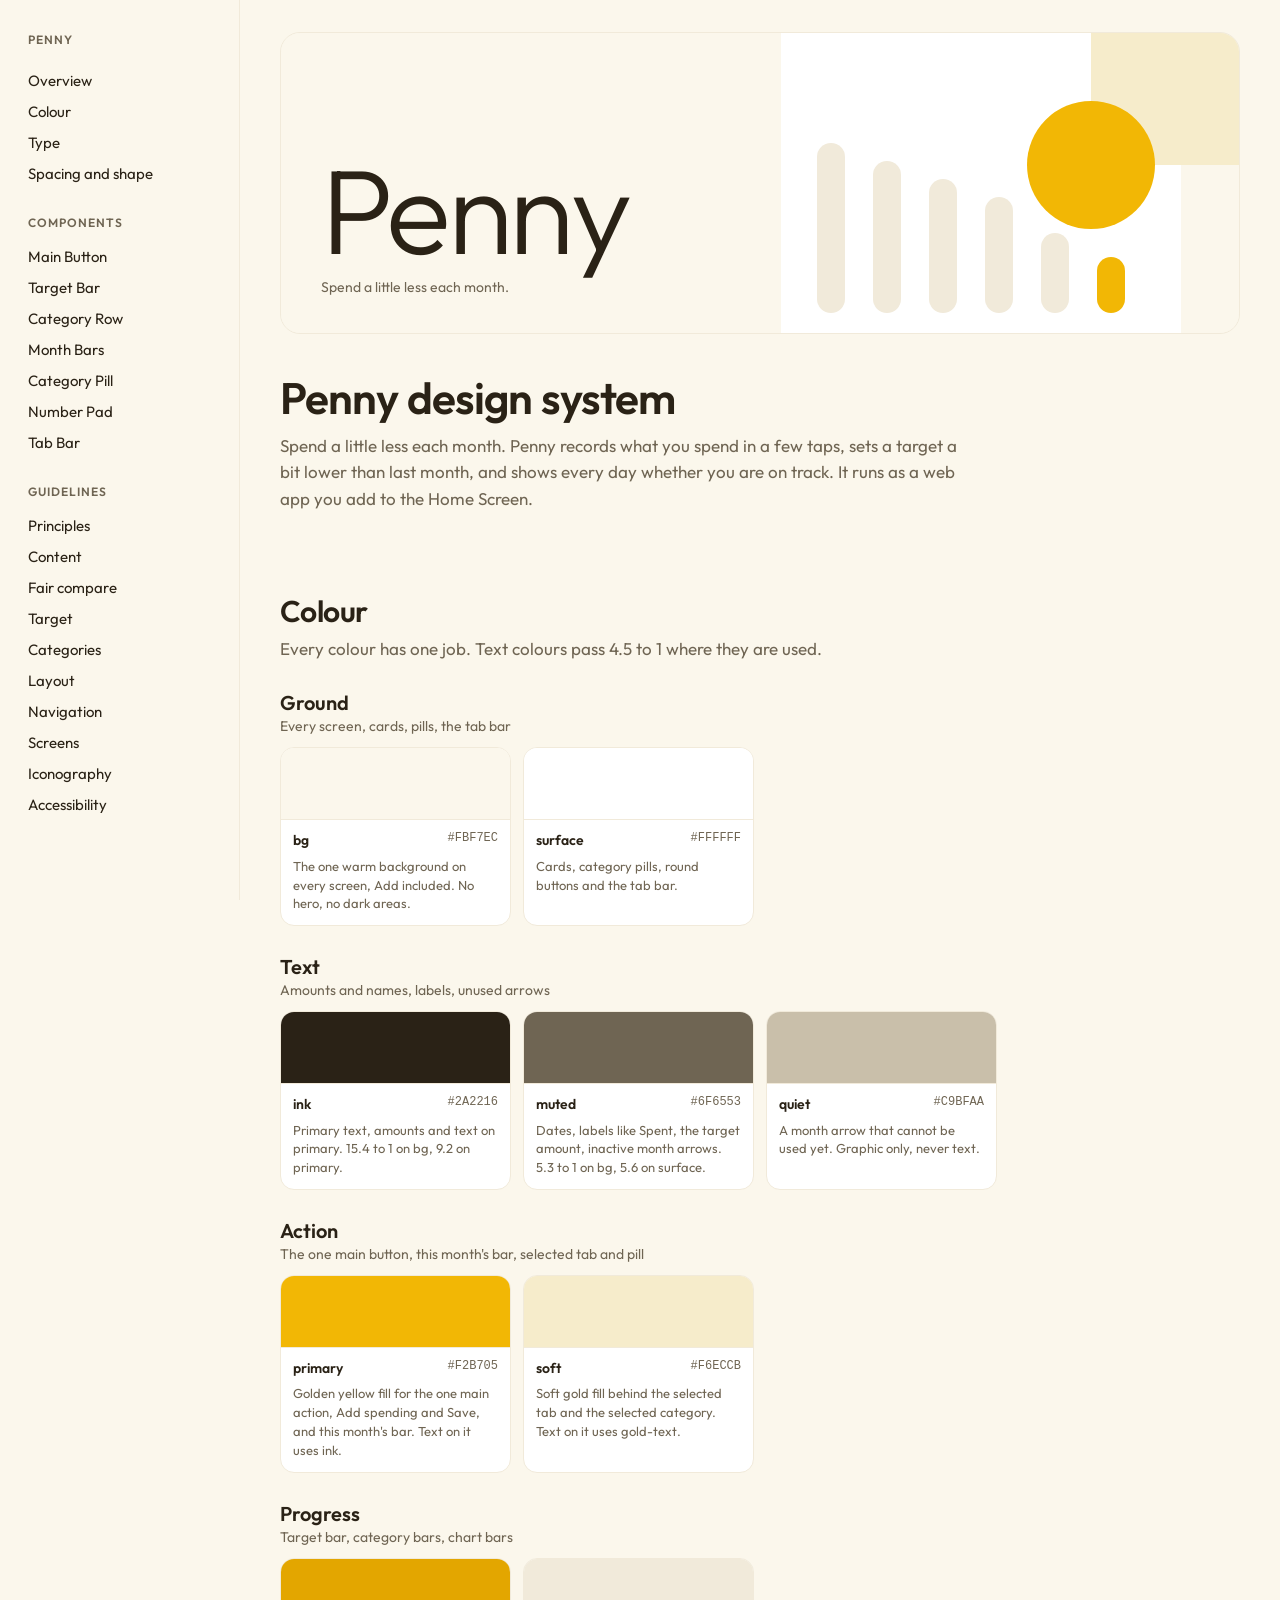
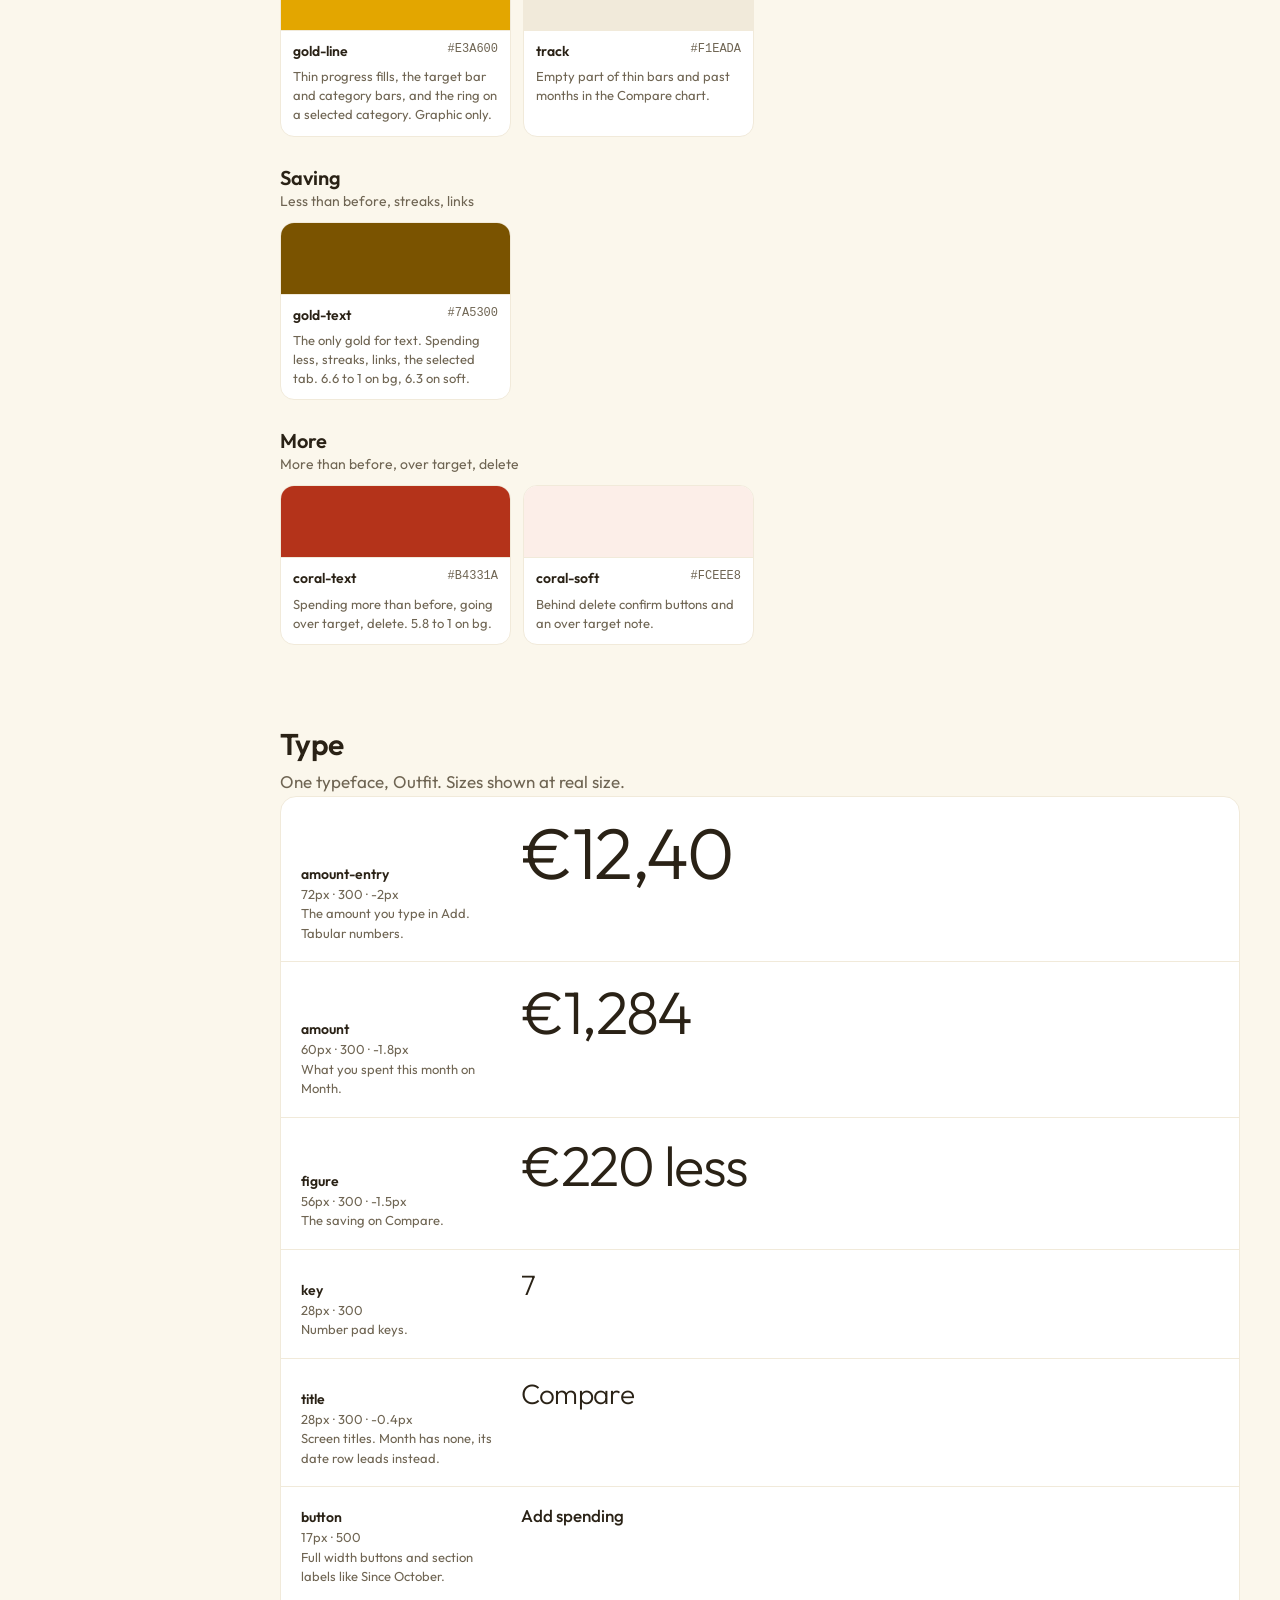
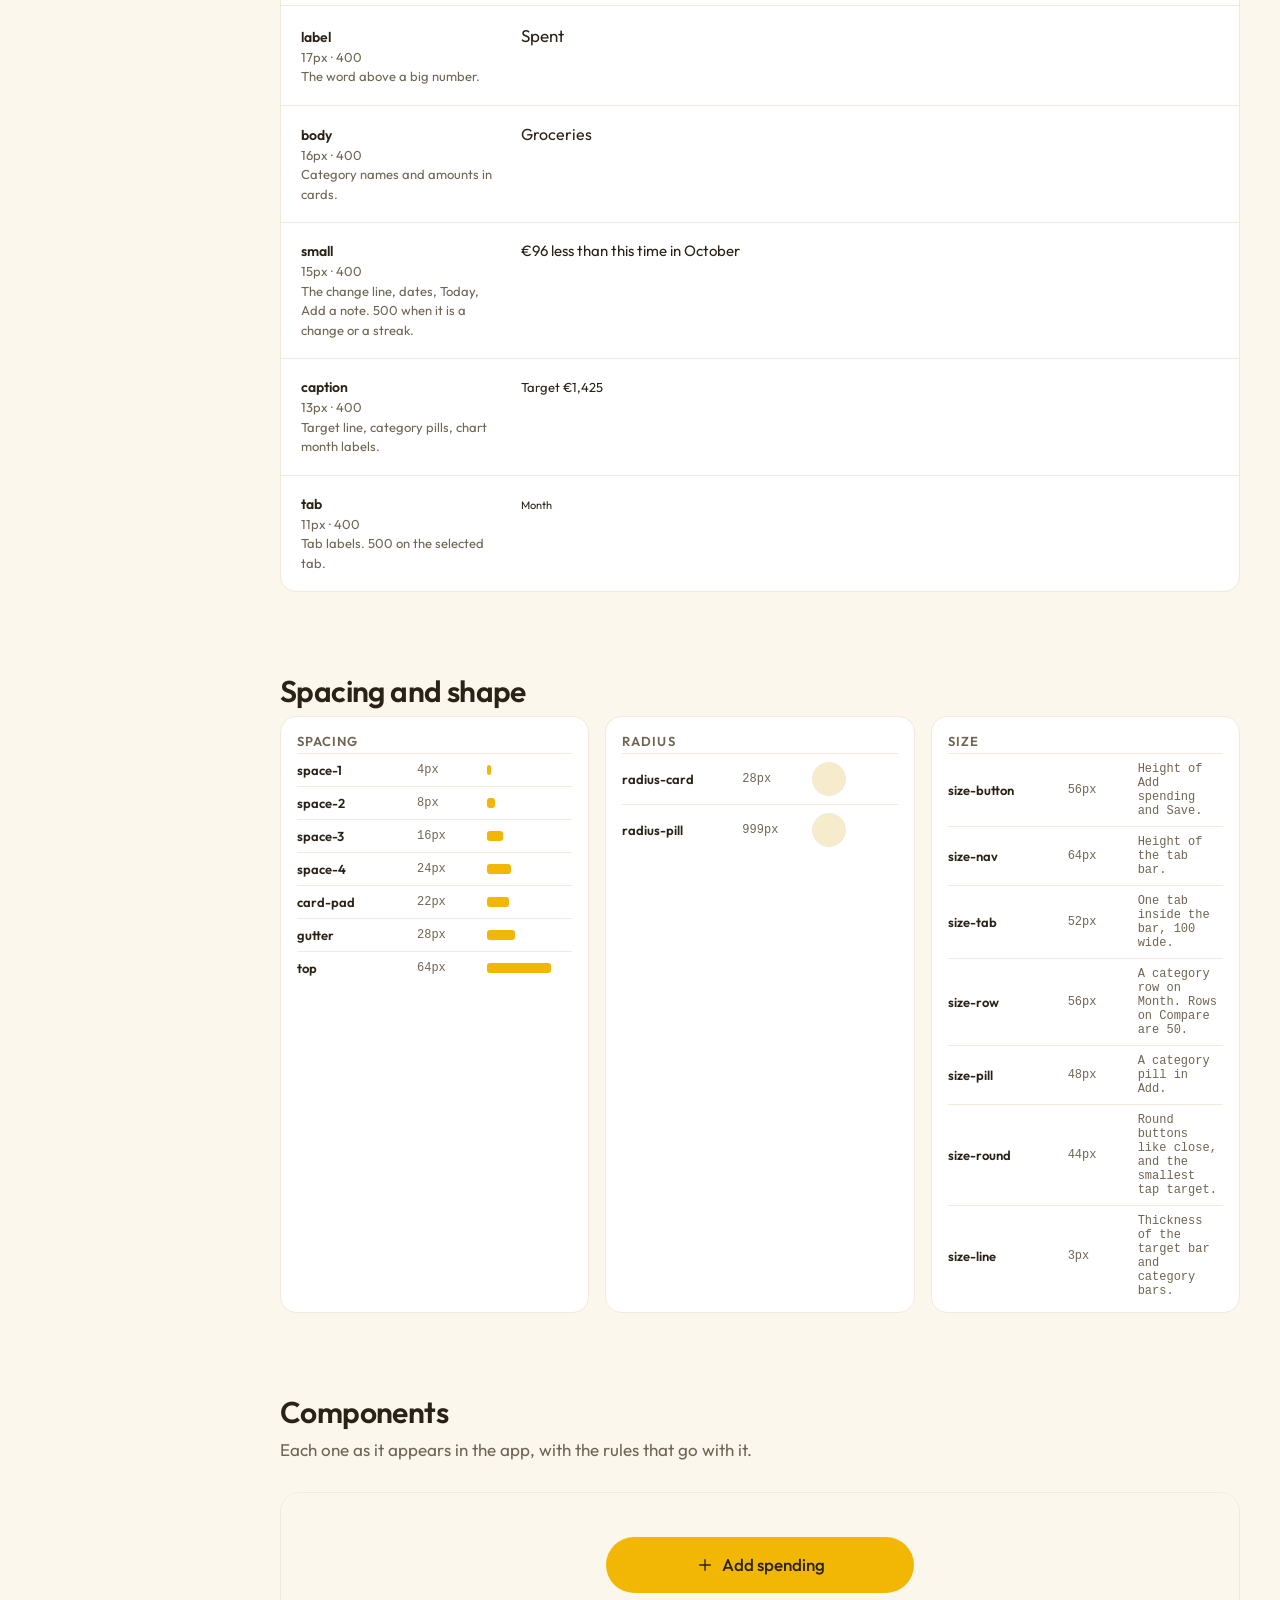
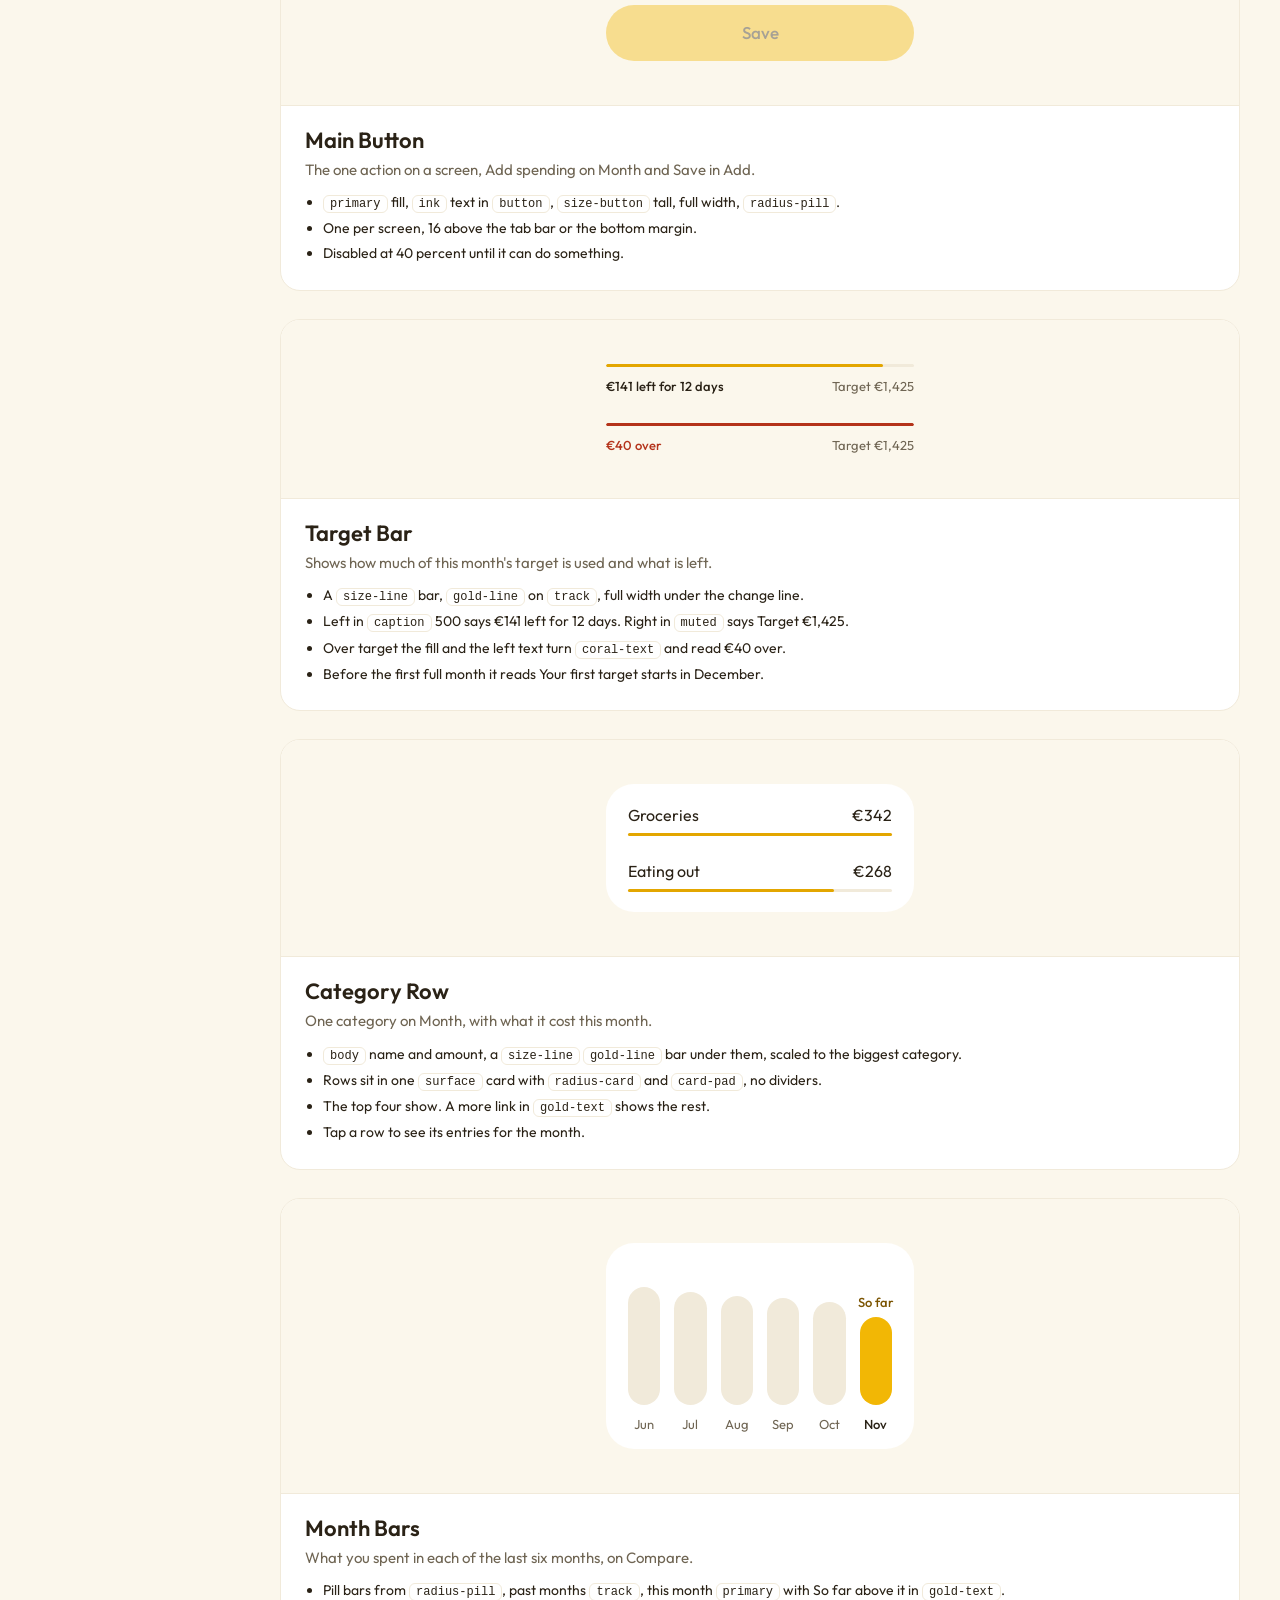
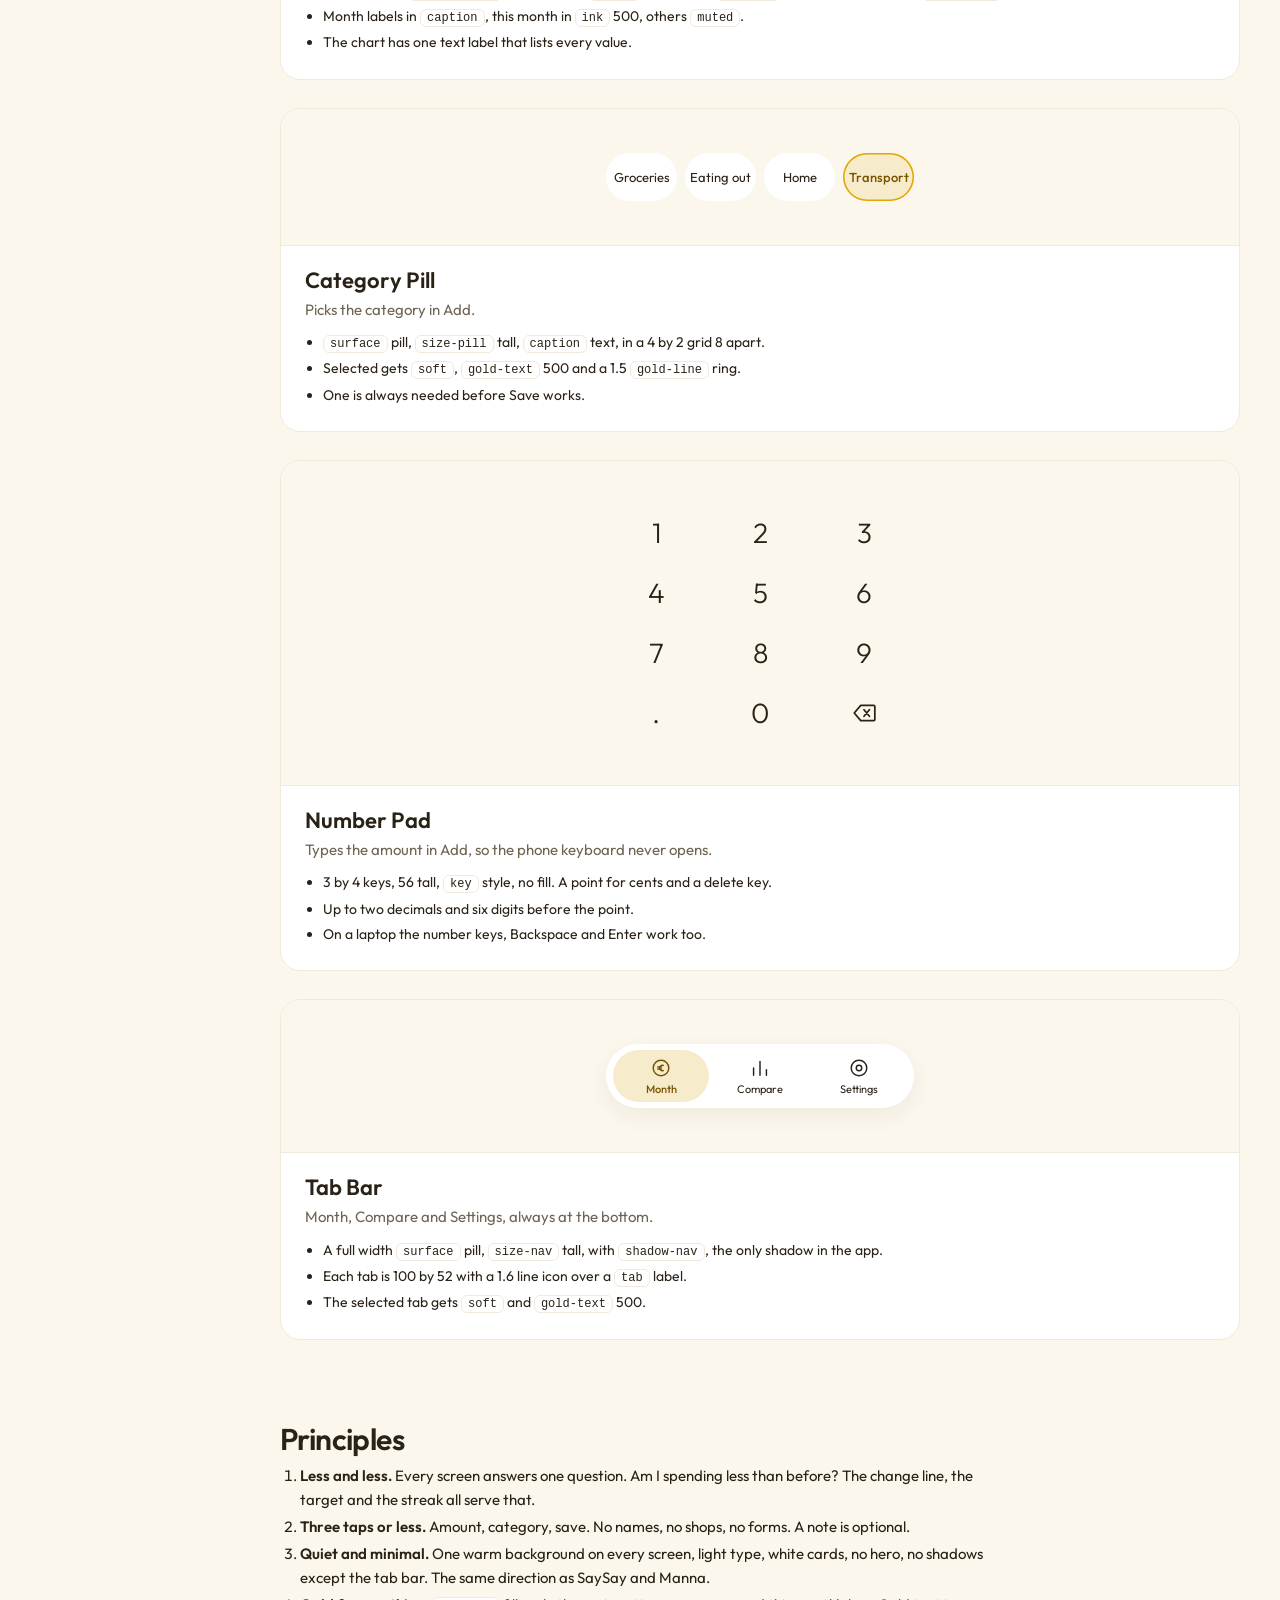
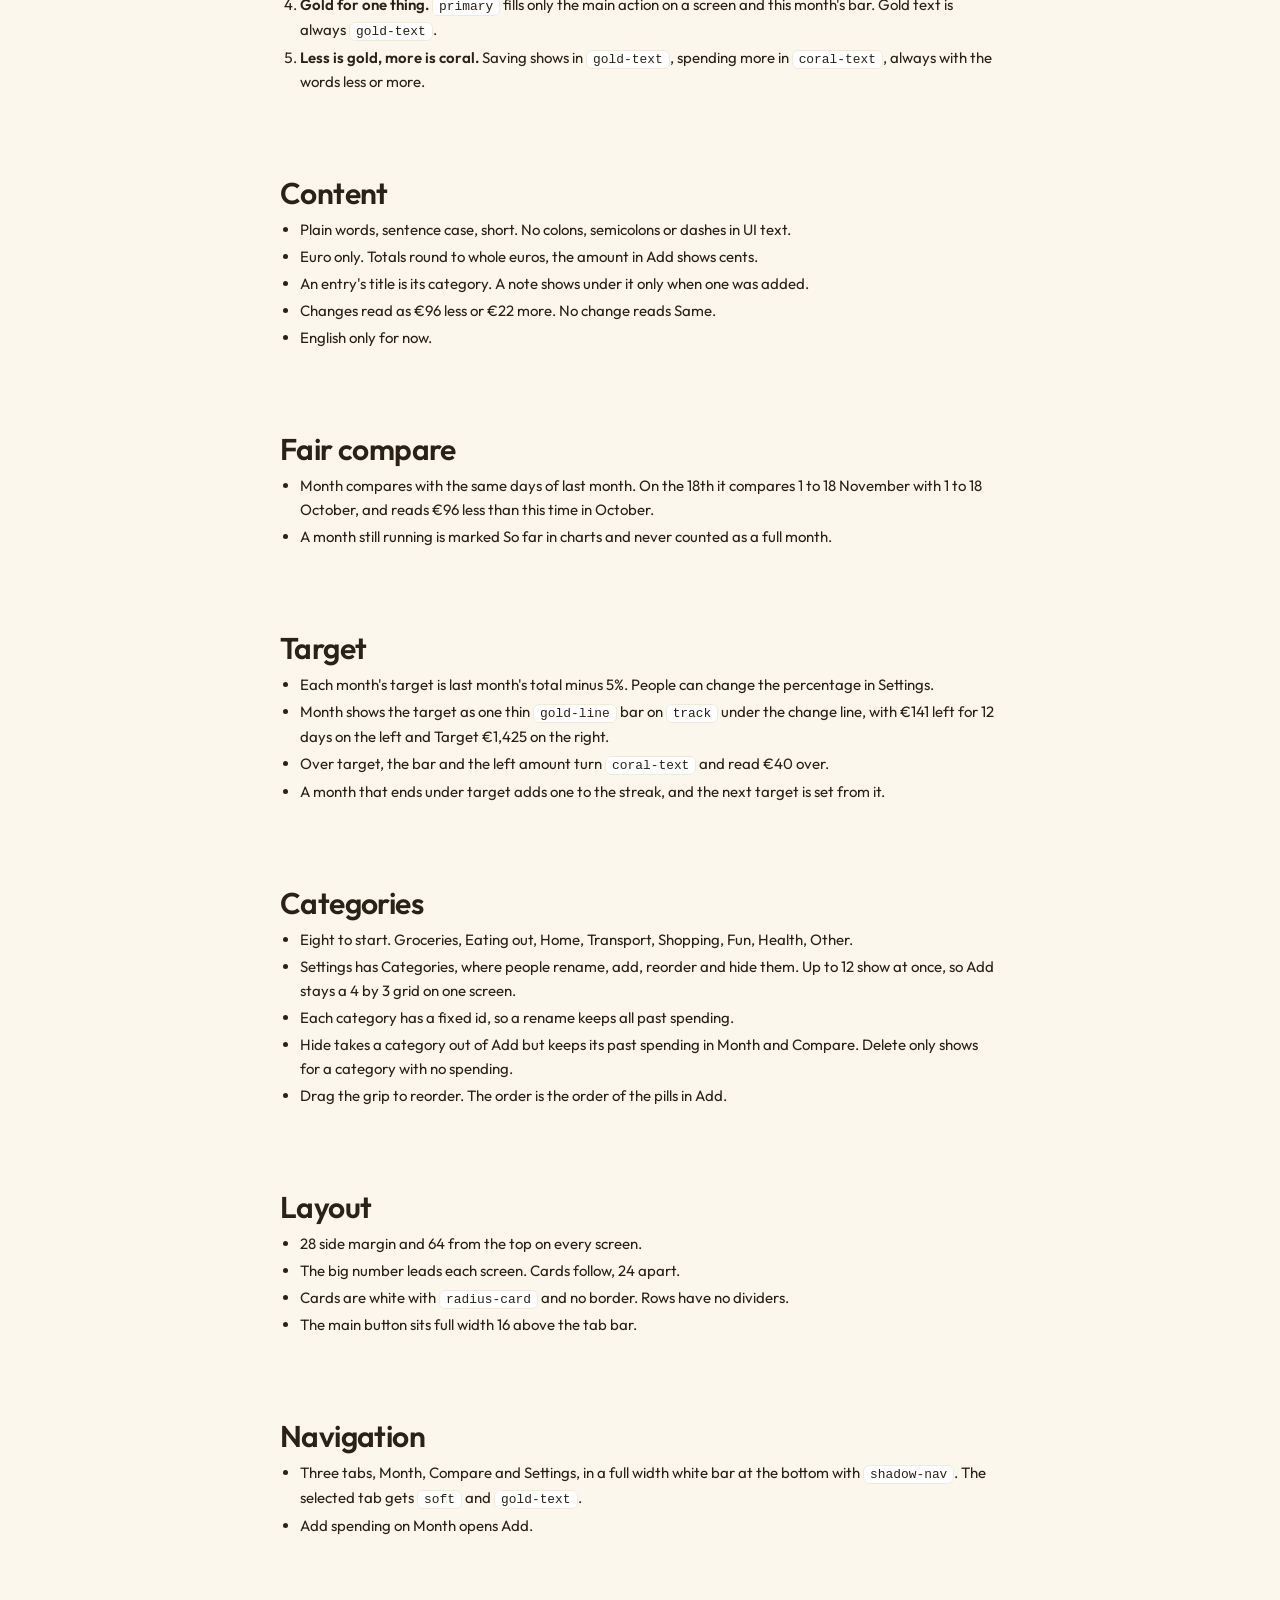
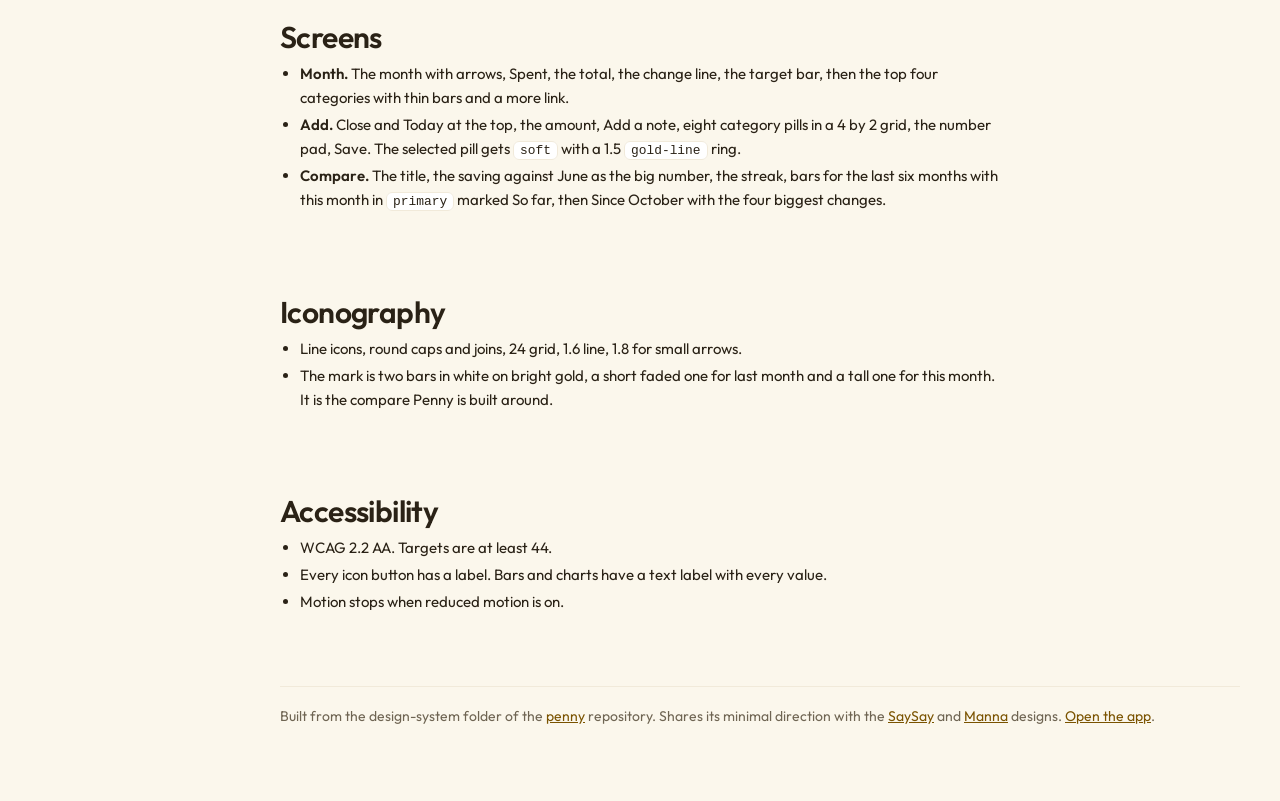
<file: design-system/index.html>
<!doctype html>
<html lang="en">
<head>
<meta charset="utf-8">
<meta name="viewport" content="width=device-width, initial-scale=1">
<title>Penny design system</title>
<link rel="icon" type="image/svg+xml" href="../icon.svg">
<meta name="description" content="Colours, type, components and rules of Penny, the app that helps you spend a little less each month.">
<link rel="stylesheet" href="https://fonts.googleapis.com/css2?family=Outfit:wght@300;400;500&display=swap">
<style>
:root {
  --bg: #FBF7EC;
  --surface: #FFFFFF;
  --ink: #2A2216;
  --muted: #6F6553;
  --quiet: #C9BFAA;
  --primary: #F2B705;
  --gold-line: #E3A600;
  --gold-text: #7A5300;
  --soft: #F6ECCB;
  --track: #F1EADA;
  --coral-text: #B4331A;
  --coral-soft: #FCEEE8;
  --space-1: 4px;
  --space-2: 8px;
  --space-3: 16px;
  --space-4: 24px;
  --card-pad: 22px;
  --gutter: 28px;
  --top: 64px;
  --radius-card: 28px;
  --radius-pill: 999px;
  --shadow-nav: 0 8px 24px rgba(42,34,22,0.06);
  --size-button: 56px;
  --size-nav: 64px;
  --size-tab: 52px;
  --size-row: 56px;
  --size-pill: 48px;
  --size-round: 44px;
  --size-line: 3px;
  --font-sans: Outfit, -apple-system, system-ui, sans-serif;
}
.amount-entry { font-family: var(--font-sans); font-size: 72px; line-height: 76px; font-weight: 300; letter-spacing: -2px; }
.amount { font-family: var(--font-sans); font-size: 60px; line-height: 64px; font-weight: 300; letter-spacing: -1.8px; }
.figure { font-family: var(--font-sans); font-size: 56px; line-height: 60px; font-weight: 300; letter-spacing: -1.5px; }
.key { font-family: var(--font-sans); font-size: 28px; line-height: 34px; font-weight: 300; }
.title { font-family: var(--font-sans); font-size: 28px; line-height: 34px; font-weight: 300; letter-spacing: -0.4px; }
.button { font-family: var(--font-sans); font-size: 17px; line-height: 22px; font-weight: 500; }
.label { font-family: var(--font-sans); font-size: 17px; line-height: 24px; font-weight: 400; }
.body { font-family: var(--font-sans); font-size: 16px; line-height: 20px; font-weight: 400; }
.small { font-family: var(--font-sans); font-size: 15px; line-height: 20px; font-weight: 400; }
.caption { font-family: var(--font-sans); font-size: 13px; line-height: 18px; font-weight: 400; }
.tab { font-family: var(--font-sans); font-size: 11px; line-height: 14px; font-weight: 400; }

* { box-sizing: border-box; }
html { scroll-behavior: smooth; scroll-padding-top: 24px; }
body { margin: 0; background: var(--bg); color: var(--ink); font-family: var(--font-sans); -webkit-font-smoothing: antialiased; }
.layout { display: grid; grid-template-columns: 240px minmax(0, 1fr); max-width: 1280px; margin: 0 auto; }
aside { position: sticky; top: 0; height: 100vh; overflow-y: auto; padding: 32px 20px 32px 28px; border-right: 1px solid var(--track); }
aside > .brand { font-size: 12px; font-weight: 600; letter-spacing: .08em; text-transform: uppercase; color: var(--muted); margin-bottom: 18px; }
aside a { display: block; padding: 6px 10px; margin: 0 -10px; border-radius: 8px; color: var(--ink); text-decoration: none; font-size: 15px; }
aside a:hover { background: var(--surface); }
aside .label { font-size: 12px; font-weight: 600; letter-spacing: .08em; text-transform: uppercase; color: var(--muted); margin: 22px 0 6px; }
main { padding: 32px 40px 96px; min-width: 0; }
.cover { border-radius: 20px; overflow: hidden; border: 1px solid var(--track); background: var(--bg); }
.cover > .cv { width: 100% !important; }
h1 { font-size: 44px; font-weight: 600; letter-spacing: -.02em; margin: 36px 0 8px; }
h2.sec { font-size: 30px; font-weight: 600; letter-spacing: -.02em; margin: 72px 0 6px; padding-top: 8px; }
h3 { font-size: 20px; font-weight: 600; margin: 32px 0 8px; }
.lead { font-size: 17px; line-height: 1.55; color: var(--muted); max-width: 680px; margin: 0; }
.prose { max-width: 720px; font-size: 15px; line-height: 1.6; }
.prose p { margin: 0 0 10px; } .prose ul, .prose ol { margin: 0 0 14px; padding-left: 20px; } .prose li { margin: 3px 0; }
.prose h3 { font-size: 17px; margin: 22px 0 6px; } .prose b { font-weight: 600; }
code { font-family: ui-monospace, SFMono-Regular, Menlo, monospace; font-size: .86em; background: var(--surface); border: 1px solid var(--track); border-radius: 6px; padding: 1px 6px; }
.table { overflow-x: auto; margin: 6px 0 16px; border: 1px solid var(--track); border-radius: 14px; background: var(--surface); }
table { border-collapse: collapse; width: 100%; font-size: 14px; }
th, td { text-align: left; padding: 10px 14px; border-bottom: 1px solid var(--track); vertical-align: top; }
th { font-size: 12px; font-weight: 600; letter-spacing: .06em; text-transform: uppercase; color: var(--muted); }
tr:last-child td { border-bottom: 0; }
.group { margin-top: 28px; } .group h3 { margin: 0 0 2px; } .group .use { color: var(--muted); font-size: 14px; margin: 0 0 12px; }
.swatches { display: grid; grid-template-columns: repeat(auto-fill, minmax(200px, 1fr)); gap: 12px; }
.sw { background: var(--surface); border: 1px solid var(--track); border-radius: 14px; overflow: hidden; }
.sw .chip { height: 72px; border-bottom: 1px solid var(--track); }
.sw .meta { padding: 10px 12px 12px; font-size: 13px; line-height: 1.45; }
.sw .meta b { font-size: 14px; font-weight: 600; } .sw .meta span { color: var(--muted); float: right; font-family: ui-monospace, Menlo, monospace; font-size: 12px; }
.sw .meta p { color: var(--muted); margin: 6px 0 0; }
.specimens { background: var(--surface); border: 1px solid var(--track); border-radius: 16px; }
.spec { display: grid; grid-template-columns: 200px minmax(0, 1fr); gap: 20px; padding: 18px 20px; border-bottom: 1px solid var(--track); align-items: baseline; }
.spec:last-child { border-bottom: 0; }
.spec .info { font-size: 13px; color: var(--muted); line-height: 1.5; } .spec .info b { color: var(--ink); font-weight: 600; font-size: 14px; display: block; }
.spec .sample { min-width: 0; overflow-wrap: anywhere; }
.scales { display: grid; grid-template-columns: repeat(auto-fill, minmax(280px, 1fr)); gap: 16px; }
.scale { background: var(--surface); border: 1px solid var(--track); border-radius: 16px; padding: 6px 16px; }
.scale h3 { font-size: 13px; letter-spacing: .08em; text-transform: uppercase; color: var(--muted); margin: 10px 0 4px; }
.step { display: grid; grid-template-columns: 110px 60px minmax(0, 1fr); gap: 10px; align-items: center; padding: 8px 0; border-top: 1px solid var(--track); font-size: 13px; }
.step b { font-weight: 600; } .step .v { color: var(--muted); font-family: ui-monospace, Menlo, monospace; font-size: 12px; }
.bar { height: 10px; background: var(--primary); border-radius: 3px; } .box { width: 34px; height: 34px; background: var(--soft); border: 1px solid var(--track); }
.comp { margin-top: 28px; background: var(--surface); border: 1px solid var(--track); border-radius: 20px; overflow: hidden; }
.comp .stage { background: var(--bg); padding: 28px; border-bottom: 1px solid var(--track); overflow-x: auto; display: flex; justify-content: center; }
.comp .guide { padding: 20px 24px 22px; }
.comp .guide h3 { margin: 0 0 4px; font-size: 22px; } .comp .guide .lead { font-size: 15px; margin-bottom: 10px; }
.comp .guide ul { margin: 0; padding-left: 18px; font-size: 14px; line-height: 1.6; color: var(--ink); } .comp .guide li { margin: 3px 0; }
footer { margin-top: 72px; padding-top: 20px; border-top: 1px solid var(--track); font-size: 14px; color: var(--muted); }
footer a, .prose a { color: var(--gold-text); }
@media (max-width: 860px) {
  .layout { display: block; }
  aside { position: sticky; z-index: 5; height: auto; display: flex; gap: 6px; overflow-x: auto; padding: 10px 16px; background: var(--bg); border-right: 0; border-bottom: 1px solid var(--track); white-space: nowrap; }
  aside > .brand, aside .label { display: none; }
  aside a { margin: 0; padding: 6px 12px; border-radius: 999px; background: var(--surface); border: 1px solid var(--track); font-size: 14px; }
  main { padding: 20px 16px 72px; }
  h1 { font-size: 34px; } h2.sec { font-size: 26px; margin-top: 56px; }
  .spec { grid-template-columns: 1fr; gap: 6px; }
  .comp .stage { padding: 16px; justify-content: flex-start; }
  .cover .cv { height: 220px !important; } .cover .cv svg { display: none; } .cover .nm { font-size: 64px !important; } .cover .txt { left: 20px !important; bottom: 22px !important; }
}
</style>
</head>
<body>
<div class="layout">
<aside>
  <div class="brand">Penny</div>
  <a href="#overview">Overview</a><a href="#colour">Colour</a><a href="#type">Type</a><a href="#scale">Spacing and shape</a>
  <div class="label">Components</div>
  <a href="#mainbutton">Main Button</a><a href="#targetbar">Target Bar</a><a href="#categoryrow">Category Row</a><a href="#monthbars">Month Bars</a><a href="#categorypill">Category Pill</a><a href="#numberpad">Number Pad</a><a href="#tabbar">Tab Bar</a>
  <div class="label">Guidelines</div>
  <a href="#principles">Principles</a><a href="#content">Content</a><a href="#fair-compare">Fair compare</a><a href="#target">Target</a><a href="#categories">Categories</a><a href="#layout">Layout</a><a href="#navigation">Navigation</a><a href="#screens">Screens</a><a href="#iconography">Iconography</a><a href="#accessibility">Accessibility</a>
</aside>
<main>
  <div class="cover" id="overview">
<style>
.cv{position:relative;width:960px;height:300px;background:var(--bg);overflow:hidden;font-family:var(--font-sans)}
.cv svg{position:absolute;left:480px;top:0}
.cv .surface{fill:var(--surface)} .cv .gold{fill:var(--primary)} .cv .soft{fill:var(--soft)} .cv .track{fill:var(--track)}
.txt{position:absolute;left:40px;bottom:36px;max-width:440px}
.nm{margin:0;font-size:120px;line-height:.92;font-weight:300;letter-spacing:-0.03em;color:var(--ink)}
.tg{margin:12px 0 0;font-size:14px;line-height:20px;color:var(--muted)}
</style>
<div class="cv">
<svg width="480" height="300" viewBox="0 0 480 300" aria-hidden="true">
  <rect class="surface" x="20" y="-28" width="400" height="356" rx="28"></rect>
  <rect class="soft" x="330" y="-28" width="200" height="160" rx="28"></rect>
  <circle class="gold" cx="330" cy="132" r="64"></circle>
  <rect class="track" x="56" y="110" width="28" height="170" rx="14"></rect>
  <rect class="track" x="112" y="128" width="28" height="152" rx="14"></rect>
  <rect class="track" x="168" y="146" width="28" height="134" rx="14"></rect>
  <rect class="track" x="224" y="164" width="28" height="116" rx="14"></rect>
  <rect class="track" x="280" y="200" width="28" height="80" rx="14"></rect>
  <rect class="gold" x="336" y="224" width="28" height="56" rx="14"></rect>
</svg>
<div class="txt"><h1 class="nm">Penny</h1><p class="tg">Spend a little less each month.</p></div>
</div>
</div>
  <h1>Penny design system</h1>
  <div class="prose"><p class="lead">Spend a little less each month. Penny records what you spend in a few taps, sets a target a bit lower than last month, and shows every day whether you are on track. It runs as a web app you add to the Home Screen.</p></div>

  <h2 class="sec" id="colour">Colour</h2>
  <p class="lead">Every colour has one job. Text colours pass 4.5 to 1 where they are used.</p>
  <div class="group"><h3>Ground</h3><p class="use">Every screen, cards, pills, the tab bar</p><div class="swatches"><div class="sw"><div class="chip" style="background:#FBF7EC"></div><div class="meta"><b>bg</b><span>#FBF7EC</span><p>The one warm background on every screen, Add included. No hero, no dark areas.</p></div></div><div class="sw"><div class="chip" style="background:#FFFFFF"></div><div class="meta"><b>surface</b><span>#FFFFFF</span><p>Cards, category pills, round buttons and the tab bar.</p></div></div></div></div><div class="group"><h3>Text</h3><p class="use">Amounts and names, labels, unused arrows</p><div class="swatches"><div class="sw"><div class="chip" style="background:#2A2216"></div><div class="meta"><b>ink</b><span>#2A2216</span><p>Primary text, amounts and text on primary. 15.4 to 1 on bg, 9.2 on primary.</p></div></div><div class="sw"><div class="chip" style="background:#6F6553"></div><div class="meta"><b>muted</b><span>#6F6553</span><p>Dates, labels like Spent, the target amount, inactive month arrows. 5.3 to 1 on bg, 5.6 on surface.</p></div></div><div class="sw"><div class="chip" style="background:#C9BFAA"></div><div class="meta"><b>quiet</b><span>#C9BFAA</span><p>A month arrow that cannot be used yet. Graphic only, never text.</p></div></div></div></div><div class="group"><h3>Action</h3><p class="use">The one main button, this month's bar, selected tab and pill</p><div class="swatches"><div class="sw"><div class="chip" style="background:#F2B705"></div><div class="meta"><b>primary</b><span>#F2B705</span><p>Golden yellow fill for the one main action, Add spending and Save, and this month's bar. Text on it uses ink.</p></div></div><div class="sw"><div class="chip" style="background:#F6ECCB"></div><div class="meta"><b>soft</b><span>#F6ECCB</span><p>Soft gold fill behind the selected tab and the selected category. Text on it uses gold-text.</p></div></div></div></div><div class="group"><h3>Progress</h3><p class="use">Target bar, category bars, chart bars</p><div class="swatches"><div class="sw"><div class="chip" style="background:#E3A600"></div><div class="meta"><b>gold-line</b><span>#E3A600</span><p>Thin progress fills, the target bar and category bars, and the ring on a selected category. Graphic only.</p></div></div><div class="sw"><div class="chip" style="background:#F1EADA"></div><div class="meta"><b>track</b><span>#F1EADA</span><p>Empty part of thin bars and past months in the Compare chart.</p></div></div></div></div><div class="group"><h3>Saving</h3><p class="use">Less than before, streaks, links</p><div class="swatches"><div class="sw"><div class="chip" style="background:#7A5300"></div><div class="meta"><b>gold-text</b><span>#7A5300</span><p>The only gold for text. Spending less, streaks, links, the selected tab. 6.6 to 1 on bg, 6.3 on soft.</p></div></div></div></div><div class="group"><h3>More</h3><p class="use">More than before, over target, delete</p><div class="swatches"><div class="sw"><div class="chip" style="background:#B4331A"></div><div class="meta"><b>coral-text</b><span>#B4331A</span><p>Spending more than before, going over target, delete. 5.8 to 1 on bg.</p></div></div><div class="sw"><div class="chip" style="background:#FCEEE8"></div><div class="meta"><b>coral-soft</b><span>#FCEEE8</span><p>Behind delete confirm buttons and an over target note.</p></div></div></div></div>

  <h2 class="sec" id="type">Type</h2>
  <p class="lead">One typeface, Outfit. Sizes shown at real size.</p>
  <div class="specimens"><div class="spec"><div class="info"><b>amount-entry</b>72px · 300 · -2px<br>The amount you type in Add. Tabular numbers.</div><div class="sample amount-entry">€12,40</div></div><div class="spec"><div class="info"><b>amount</b>60px · 300 · -1.8px<br>What you spent this month on Month.</div><div class="sample amount">€1,284</div></div><div class="spec"><div class="info"><b>figure</b>56px · 300 · -1.5px<br>The saving on Compare.</div><div class="sample figure">€220 less</div></div><div class="spec"><div class="info"><b>key</b>28px · 300<br>Number pad keys.</div><div class="sample key">7</div></div><div class="spec"><div class="info"><b>title</b>28px · 300 · -0.4px<br>Screen titles. Month has none, its date row leads instead.</div><div class="sample title">Compare</div></div><div class="spec"><div class="info"><b>button</b>17px · 500<br>Full width buttons and section labels like Since October.</div><div class="sample button">Add spending</div></div><div class="spec"><div class="info"><b>label</b>17px · 400<br>The word above a big number.</div><div class="sample label">Spent</div></div><div class="spec"><div class="info"><b>body</b>16px · 400<br>Category names and amounts in cards.</div><div class="sample body">Groceries</div></div><div class="spec"><div class="info"><b>small</b>15px · 400<br>The change line, dates, Today, Add a note. 500 when it is a change or a streak.</div><div class="sample small">€96 less than this time in October</div></div><div class="spec"><div class="info"><b>caption</b>13px · 400<br>Target line, category pills, chart month labels.</div><div class="sample caption">Target €1,425</div></div><div class="spec"><div class="info"><b>tab</b>11px · 400<br>Tab labels. 500 on the selected tab.</div><div class="sample tab">Month</div></div></div>

  <h2 class="sec" id="scale">Spacing and shape</h2>
  <div class="scales">
    <div class="scale"><h3>Spacing</h3><div class="step"><b>space-1</b><span class="v">4px</span><div class="bar" style="width:4px"></div></div><div class="step"><b>space-2</b><span class="v">8px</span><div class="bar" style="width:8px"></div></div><div class="step"><b>space-3</b><span class="v">16px</span><div class="bar" style="width:16px"></div></div><div class="step"><b>space-4</b><span class="v">24px</span><div class="bar" style="width:24px"></div></div><div class="step"><b>card-pad</b><span class="v">22px</span><div class="bar" style="width:22px"></div></div><div class="step"><b>gutter</b><span class="v">28px</span><div class="bar" style="width:28px"></div></div><div class="step"><b>top</b><span class="v">64px</span><div class="bar" style="width:64px"></div></div></div>
    <div class="scale"><h3>Radius</h3><div class="step"><b>radius-card</b><span class="v">28px</span><div class="box" style="border-radius:28px"></div></div><div class="step"><b>radius-pill</b><span class="v">999px</span><div class="box" style="border-radius:999px"></div></div></div>
    <div class="scale"><h3>Size</h3><div class="step"><b>size-button</b><span class="v">56px</span><span class="v">Height of Add spending and Save.</span></div><div class="step"><b>size-nav</b><span class="v">64px</span><span class="v">Height of the tab bar.</span></div><div class="step"><b>size-tab</b><span class="v">52px</span><span class="v">One tab inside the bar, 100 wide.</span></div><div class="step"><b>size-row</b><span class="v">56px</span><span class="v">A category row on Month. Rows on Compare are 50.</span></div><div class="step"><b>size-pill</b><span class="v">48px</span><span class="v">A category pill in Add.</span></div><div class="step"><b>size-round</b><span class="v">44px</span><span class="v">Round buttons like close, and the smallest tap target.</span></div><div class="step"><b>size-line</b><span class="v">3px</span><span class="v">Thickness of the target bar and category bars.</span></div></div>
  </div>

  <h2 class="sec" id="components">Components</h2>
  <p class="lead">Each one as it appears in the app, with the rules that go with it.</p>
  <section class="comp" id="mainbutton"><div class="stage">
<div style="font-family:var(--font-sans);background:var(--bg);color:var(--ink);padding:16px;display:flex;flex-direction:column;gap:12px;width:340px">
<button type="button" class="button" style="height:56px;border:0;border-radius:999px;background:var(--primary);color:var(--ink);font-family:var(--font-sans);display:flex;align-items:center;justify-content:center;gap:8px"><svg width="18" height="18" viewBox="0 0 24 24" fill="none" stroke="currentColor" stroke-width="1.8" stroke-linecap="round" aria-hidden="true"><path d="M12 5v14M5 12h14"/></svg>Add spending</button>
<button type="button" disabled class="button" style="height:56px;border:0;border-radius:999px;background:var(--primary);color:var(--ink);opacity:.4;font-family:var(--font-sans)">Save</button>
</div>
</div><div class="guide"><h3>Main Button</h3><p class="lead">The one action on a screen, Add spending on Month and Save in Add.</p><ul><li><code>primary</code> fill, <code>ink</code> text in <code>button</code>, <code>size-button</code> tall, full width, <code>radius-pill</code>.</li><li>One per screen, 16 above the tab bar or the bottom margin.</li><li>Disabled at 40 percent until it can do something.</li></ul></div></section>
<section class="comp" id="targetbar"><div class="stage">
<div style="font-family:var(--font-sans);background:var(--bg);color:var(--ink);padding:16px;width:340px;display:flex;flex-direction:column;gap:28px">
<div><div style="height:3px;border-radius:999px;background:var(--track);overflow:hidden"><div style="width:90%;height:3px;border-radius:999px;background:var(--gold-line)"></div></div><div class="caption" style="margin-top:10px;display:flex;justify-content:space-between"><span style="font-weight:500">€141 left for 12 days</span><span style="color:var(--muted)">Target €1,425</span></div></div>
<div><div style="height:3px;border-radius:999px;background:var(--track);overflow:hidden"><div style="width:100%;height:3px;border-radius:999px;background:var(--coral-text)"></div></div><div class="caption" style="margin-top:10px;display:flex;justify-content:space-between"><span style="font-weight:500;color:var(--coral-text)">€40 over</span><span style="color:var(--muted)">Target €1,425</span></div></div>
</div>
</div><div class="guide"><h3>Target Bar</h3><p class="lead">Shows how much of this month's target is used and what is left.</p><ul><li>A <code>size-line</code> bar, <code>gold-line</code> on <code>track</code>, full width under the change line.</li><li>Left in <code>caption</code> 500 says €141 left for 12 days. Right in <code>muted</code> says Target €1,425.</li><li>Over target the fill and the left text turn <code>coral-text</code> and read €40 over.</li><li>Before the first full month it reads Your first target starts in December.</li></ul></div></section>
<section class="comp" id="categoryrow"><div class="stage">
<div style="font-family:var(--font-sans);background:var(--bg);color:var(--ink);padding:16px;width:340px">
<div style="border-radius:28px;background:var(--surface);padding:8px 22px">
<div style="height:56px;display:flex;flex-direction:column;justify-content:center;gap:8px"><div class="body" style="display:flex;justify-content:space-between"><span>Groceries</span><span>€342</span></div><div style="height:3px;border-radius:999px;background:var(--track)"><div style="width:100%;height:3px;border-radius:999px;background:var(--gold-line)"></div></div></div>
<div style="height:56px;display:flex;flex-direction:column;justify-content:center;gap:8px"><div class="body" style="display:flex;justify-content:space-between"><span>Eating out</span><span>€268</span></div><div style="height:3px;border-radius:999px;background:var(--track)"><div style="width:78%;height:3px;border-radius:999px;background:var(--gold-line)"></div></div></div>
</div></div>
</div><div class="guide"><h3>Category Row</h3><p class="lead">One category on Month, with what it cost this month.</p><ul><li><code>body</code> name and amount, a <code>size-line</code> <code>gold-line</code> bar under them, scaled to the biggest category.</li><li>Rows sit in one <code>surface</code> card with <code>radius-card</code> and <code>card-pad</code>, no dividers.</li><li>The top four show. A more link in <code>gold-text</code> shows the rest.</li><li>Tap a row to see its entries for the month.</li></ul></div></section>
<section class="comp" id="monthbars"><div class="stage">
<div style="font-family:var(--font-sans);background:var(--bg);color:var(--ink);padding:16px;width:340px">
<div style="border-radius:28px;background:var(--surface);padding:22px 22px 16px">
<div style="height:140px;display:grid;grid-template-columns:repeat(6,minmax(0,1fr));gap:14px;align-items:end">
<div style="height:118px;border-radius:999px;background:var(--track)"></div><div style="height:113px;border-radius:999px;background:var(--track)"></div><div style="height:109px;border-radius:999px;background:var(--track)"></div><div style="height:107px;border-radius:999px;background:var(--track)"></div><div style="height:103px;border-radius:999px;background:var(--track)"></div>
<div style="display:flex;flex-direction:column;align-items:center;gap:6px"><span class="caption" style="color:var(--gold-text);font-weight:500;white-space:nowrap">So far</span><div style="width:100%;height:88px;border-radius:999px;background:var(--primary)"></div></div>
</div>
<div class="caption" style="margin-top:10px;display:grid;grid-template-columns:repeat(6,minmax(0,1fr));gap:14px;text-align:center;color:var(--muted)"><span>Jun</span><span>Jul</span><span>Aug</span><span>Sep</span><span>Oct</span><span style="color:var(--ink);font-weight:500">Nov</span></div>
</div></div>
</div><div class="guide"><h3>Month Bars</h3><p class="lead">What you spent in each of the last six months, on Compare.</p><ul><li>Pill bars from <code>radius-pill</code>, past months <code>track</code>, this month <code>primary</code> with So far above it in <code>gold-text</code>.</li><li>Month labels in <code>caption</code>, this month in <code>ink</code> 500, others <code>muted</code>.</li><li>The chart has one text label that lists every value.</li></ul></div></section>
<section class="comp" id="categorypill"><div class="stage">
<div style="font-family:var(--font-sans);background:var(--bg);color:var(--ink);padding:16px;width:340px;display:grid;grid-template-columns:repeat(4,minmax(0,1fr));gap:8px">
<span class="caption" style="height:48px;border-radius:999px;background:var(--surface);display:flex;align-items:center;justify-content:center">Groceries</span>
<span class="caption" style="height:48px;border-radius:999px;background:var(--surface);display:flex;align-items:center;justify-content:center">Eating out</span>
<span class="caption" style="height:48px;border-radius:999px;background:var(--surface);display:flex;align-items:center;justify-content:center">Home</span>
<span class="caption" style="height:48px;border-radius:999px;background:var(--soft);color:var(--gold-text);font-weight:500;box-shadow:inset 0 0 0 1.5px var(--gold-line);display:flex;align-items:center;justify-content:center">Transport</span>
</div>
</div><div class="guide"><h3>Category Pill</h3><p class="lead">Picks the category in Add.</p><ul><li><code>surface</code> pill, <code>size-pill</code> tall, <code>caption</code> text, in a 4 by 2 grid 8 apart.</li><li>Selected gets <code>soft</code>, <code>gold-text</code> 500 and a 1.5 <code>gold-line</code> ring.</li><li>One is always needed before Save works.</li></ul></div></section>
<section class="comp" id="numberpad"><div class="stage">
<div class="key" style="font-family:var(--font-sans);background:var(--bg);color:var(--ink);padding:16px;width:340px;display:grid;grid-template-columns:repeat(3,minmax(0,1fr));gap:4px;text-align:center">
<span style="height:56px;line-height:56px">1</span><span style="height:56px;line-height:56px">2</span><span style="height:56px;line-height:56px">3</span><span style="height:56px;line-height:56px">4</span><span style="height:56px;line-height:56px">5</span><span style="height:56px;line-height:56px">6</span><span style="height:56px;line-height:56px">7</span><span style="height:56px;line-height:56px">8</span><span style="height:56px;line-height:56px">9</span><span style="height:56px;line-height:56px">.</span><span style="height:56px;line-height:56px">0</span><span style="height:56px;display:flex;align-items:center;justify-content:center"><svg width="26" height="26" viewBox="0 0 24 24" fill="none" stroke="currentColor" stroke-width="1.6" stroke-linecap="round" stroke-linejoin="round" aria-hidden="true"><path d="M21 5H9l-6 7 6 7h12a1 1 0 0 0 1-1V6a1 1 0 0 0-1-1z"/><path d="M17 9l-5 6M12 9l5 6"/></svg></span>
</div>
</div><div class="guide"><h3>Number Pad</h3><p class="lead">Types the amount in Add, so the phone keyboard never opens.</p><ul><li>3 by 4 keys, 56 tall, <code>key</code> style, no fill. A point for cents and a delete key.</li><li>Up to two decimals and six digits before the point.</li><li>On a laptop the number keys, Backspace and Enter work too.</li></ul></div></section>
<section class="comp" id="tabbar"><div class="stage">
<div style="font-family:var(--font-sans);background:var(--bg);color:var(--ink);padding:16px;width:340px">
<div style="height:64px;border-radius:999px;background:var(--surface);box-shadow:var(--shadow-nav);display:flex;align-items:center;justify-content:space-around;padding:0 6px">
<span class="tab" style="width:96px;height:52px;border-radius:999px;background:var(--soft);color:var(--gold-text);font-weight:500;display:flex;flex-direction:column;align-items:center;justify-content:center;gap:3px"><svg width="22" height="22" viewBox="0 0 24 24" fill="none" stroke="currentColor" stroke-width="1.6" stroke-linecap="round" aria-hidden="true"><circle cx="12" cy="12" r="8.5"/><path d="M14.5 9.2a3 3 0 1 0 0 5.6M8.5 11h4M8.5 13h4"/></svg>Month</span>
<span class="tab" style="width:96px;height:52px;display:flex;flex-direction:column;align-items:center;justify-content:center;gap:3px"><svg width="22" height="22" viewBox="0 0 24 24" fill="none" stroke="currentColor" stroke-width="1.6" stroke-linecap="round" aria-hidden="true"><path d="M5 20V12M12 20V5M19 20v-6"/></svg>Compare</span>
<span class="tab" style="width:96px;height:52px;display:flex;flex-direction:column;align-items:center;justify-content:center;gap:3px"><svg width="22" height="22" viewBox="0 0 24 24" fill="none" stroke="currentColor" stroke-width="1.6" stroke-linecap="round" aria-hidden="true"><circle cx="12" cy="12" r="3"/><circle cx="12" cy="12" r="8.5"/></svg>Settings</span>
</div></div>
</div><div class="guide"><h3>Tab Bar</h3><p class="lead">Month, Compare and Settings, always at the bottom.</p><ul><li>A full width <code>surface</code> pill, <code>size-nav</code> tall, with <code>shadow-nav</code>, the only shadow in the app.</li><li>Each tab is 100 by 52 with a 1.6 line icon over a <code>tab</code> label.</li><li>The selected tab gets <code>soft</code> and <code>gold-text</code> 500.</li></ul></div></section>

  <h2 class="sec" id="principles">Principles</h2><div class="prose"><ol><li><b>Less and less.</b> Every screen answers one question. Am I spending less than before? The change line, the target and the streak all serve that.</li><li><b>Three taps or less.</b> Amount, category, save. No names, no shops, no forms. A note is optional.</li><li><b>Quiet and minimal.</b> One warm background on every screen, light type, white cards, no hero, no shadows except the tab bar. The same direction as SaySay and Manna.</li><li><b>Gold for one thing.</b> <code>primary</code> fills only the main action on a screen and this month's bar. Gold text is always <code>gold-text</code>.</li><li><b>Less is gold, more is coral.</b> Saving shows in <code>gold-text</code>, spending more in <code>coral-text</code>, always with the words less or more.</li></ol></div>
<h2 class="sec" id="content">Content</h2><div class="prose"><ul><li>Plain words, sentence case, short. No colons, semicolons or dashes in UI text.</li><li>Euro only. Totals round to whole euros, the amount in Add shows cents.</li><li>An entry's title is its category. A note shows under it only when one was added.</li><li>Changes read as €96 less or €22 more. No change reads Same.</li><li>English only for now.</li></ul></div>
<h2 class="sec" id="fair-compare">Fair compare</h2><div class="prose"><ul><li>Month compares with the same days of last month. On the 18th it compares 1 to 18 November with 1 to 18 October, and reads €96 less than this time in October.</li><li>A month still running is marked So far in charts and never counted as a full month.</li></ul></div>
<h2 class="sec" id="target">Target</h2><div class="prose"><ul><li>Each month's target is last month's total minus 5%. People can change the percentage in Settings.</li><li>Month shows the target as one thin <code>gold-line</code> bar on <code>track</code> under the change line, with €141 left for 12 days on the left and Target €1,425 on the right.</li><li>Over target, the bar and the left amount turn <code>coral-text</code> and read €40 over.</li><li>A month that ends under target adds one to the streak, and the next target is set from it.</li></ul></div>
<h2 class="sec" id="categories">Categories</h2><div class="prose"><ul><li>Eight to start. Groceries, Eating out, Home, Transport, Shopping, Fun, Health, Other.</li><li>Settings has Categories, where people rename, add, reorder and hide them. Up to 12 show at once, so Add stays a 4 by 3 grid on one screen.</li><li>Each category has a fixed id, so a rename keeps all past spending.</li><li>Hide takes a category out of Add but keeps its past spending in Month and Compare. Delete only shows for a category with no spending.</li><li>Drag the grip to reorder. The order is the order of the pills in Add.</li></ul></div>
<h2 class="sec" id="layout">Layout</h2><div class="prose"><ul><li>28 side margin and 64 from the top on every screen.</li><li>The big number leads each screen. Cards follow, 24 apart.</li><li>Cards are white with <code>radius-card</code> and no border. Rows have no dividers.</li><li>The main button sits full width 16 above the tab bar.</li></ul></div>
<h2 class="sec" id="navigation">Navigation</h2><div class="prose"><ul><li>Three tabs, Month, Compare and Settings, in a full width white bar at the bottom with <code>shadow-nav</code>. The selected tab gets <code>soft</code> and <code>gold-text</code>.</li><li>Add spending on Month opens Add.</li></ul></div>
<h2 class="sec" id="screens">Screens</h2><div class="prose"><ul><li><b>Month.</b> The month with arrows, Spent, the total, the change line, the target bar, then the top four categories with thin bars and a more link.</li><li><b>Add.</b> Close and Today at the top, the amount, Add a note, eight category pills in a 4 by 2 grid, the number pad, Save. The selected pill gets <code>soft</code> with a 1.5 <code>gold-line</code> ring.</li><li><b>Compare.</b> The title, the saving against June as the big number, the streak, bars for the last six months with this month in <code>primary</code> marked So far, then Since October with the four biggest changes.</li></ul></div>
<h2 class="sec" id="iconography">Iconography</h2><div class="prose"><ul><li>Line icons, round caps and joins, 24 grid, 1.6 line, 1.8 for small arrows.</li><li>The mark is two bars in white on bright gold, a short faded one for last month and a tall one for this month. It is the compare Penny is built around.</li></ul></div>
<h2 class="sec" id="accessibility">Accessibility</h2><div class="prose"><ul><li>WCAG 2.2 AA. Targets are at least 44.</li><li>Every icon button has a label. Bars and charts have a text label with every value.</li><li>Motion stops when reduced motion is on.</li></ul></div>

  <footer>Built from the design-system folder of the <a href="https://github.com/yeochoi/penny">penny</a> repository. Shares its minimal direction with the <a href="https://yeochoi.github.io/saysay/design-system/">SaySay</a> and <a href="https://yeochoi.github.io/manna/">Manna</a> designs. <a href="../">Open the app</a>.</footer>
</main>
</div>
</body>
</html>
</file>
<file: design-system/tokens.css>
/* Penny, generated from tokens.json. Edit tokens.json, then run node scripts/build-design-system.mjs */
:root {
  --bg: #FBF7EC;
  --surface: #FFFFFF;
  --ink: #2A2216;
  --muted: #6F6553;
  --quiet: #C9BFAA;
  --primary: #F2B705;
  --gold-line: #E3A600;
  --gold-text: #7A5300;
  --soft: #F6ECCB;
  --track: #F1EADA;
  --coral-text: #B4331A;
  --coral-soft: #FCEEE8;
  --space-1: 4px;
  --space-2: 8px;
  --space-3: 16px;
  --space-4: 24px;
  --card-pad: 22px;
  --gutter: 28px;
  --top: 64px;
  --radius-card: 28px;
  --radius-pill: 999px;
  --shadow-nav: 0 8px 24px rgba(42,34,22,0.06);
  --size-button: 56px;
  --size-nav: 64px;
  --size-tab: 52px;
  --size-row: 56px;
  --size-pill: 48px;
  --size-round: 44px;
  --size-line: 3px;
  --font-sans: Outfit, -apple-system, system-ui, sans-serif;
}
.amount-entry { font-family: var(--font-sans); font-size: 72px; line-height: 76px; font-weight: 300; letter-spacing: -2px; }
.amount { font-family: var(--font-sans); font-size: 60px; line-height: 64px; font-weight: 300; letter-spacing: -1.8px; }
.figure { font-family: var(--font-sans); font-size: 56px; line-height: 60px; font-weight: 300; letter-spacing: -1.5px; }
.key { font-family: var(--font-sans); font-size: 28px; line-height: 34px; font-weight: 300; }
.title { font-family: var(--font-sans); font-size: 28px; line-height: 34px; font-weight: 300; letter-spacing: -0.4px; }
.button { font-family: var(--font-sans); font-size: 17px; line-height: 22px; font-weight: 500; }
.label { font-family: var(--font-sans); font-size: 17px; line-height: 24px; font-weight: 400; }
.body { font-family: var(--font-sans); font-size: 16px; line-height: 20px; font-weight: 400; }
.small { font-family: var(--font-sans); font-size: 15px; line-height: 20px; font-weight: 400; }
.caption { font-family: var(--font-sans); font-size: 13px; line-height: 18px; font-weight: 400; }
.tab { font-family: var(--font-sans); font-size: 11px; line-height: 14px; font-weight: 400; }
</file>
